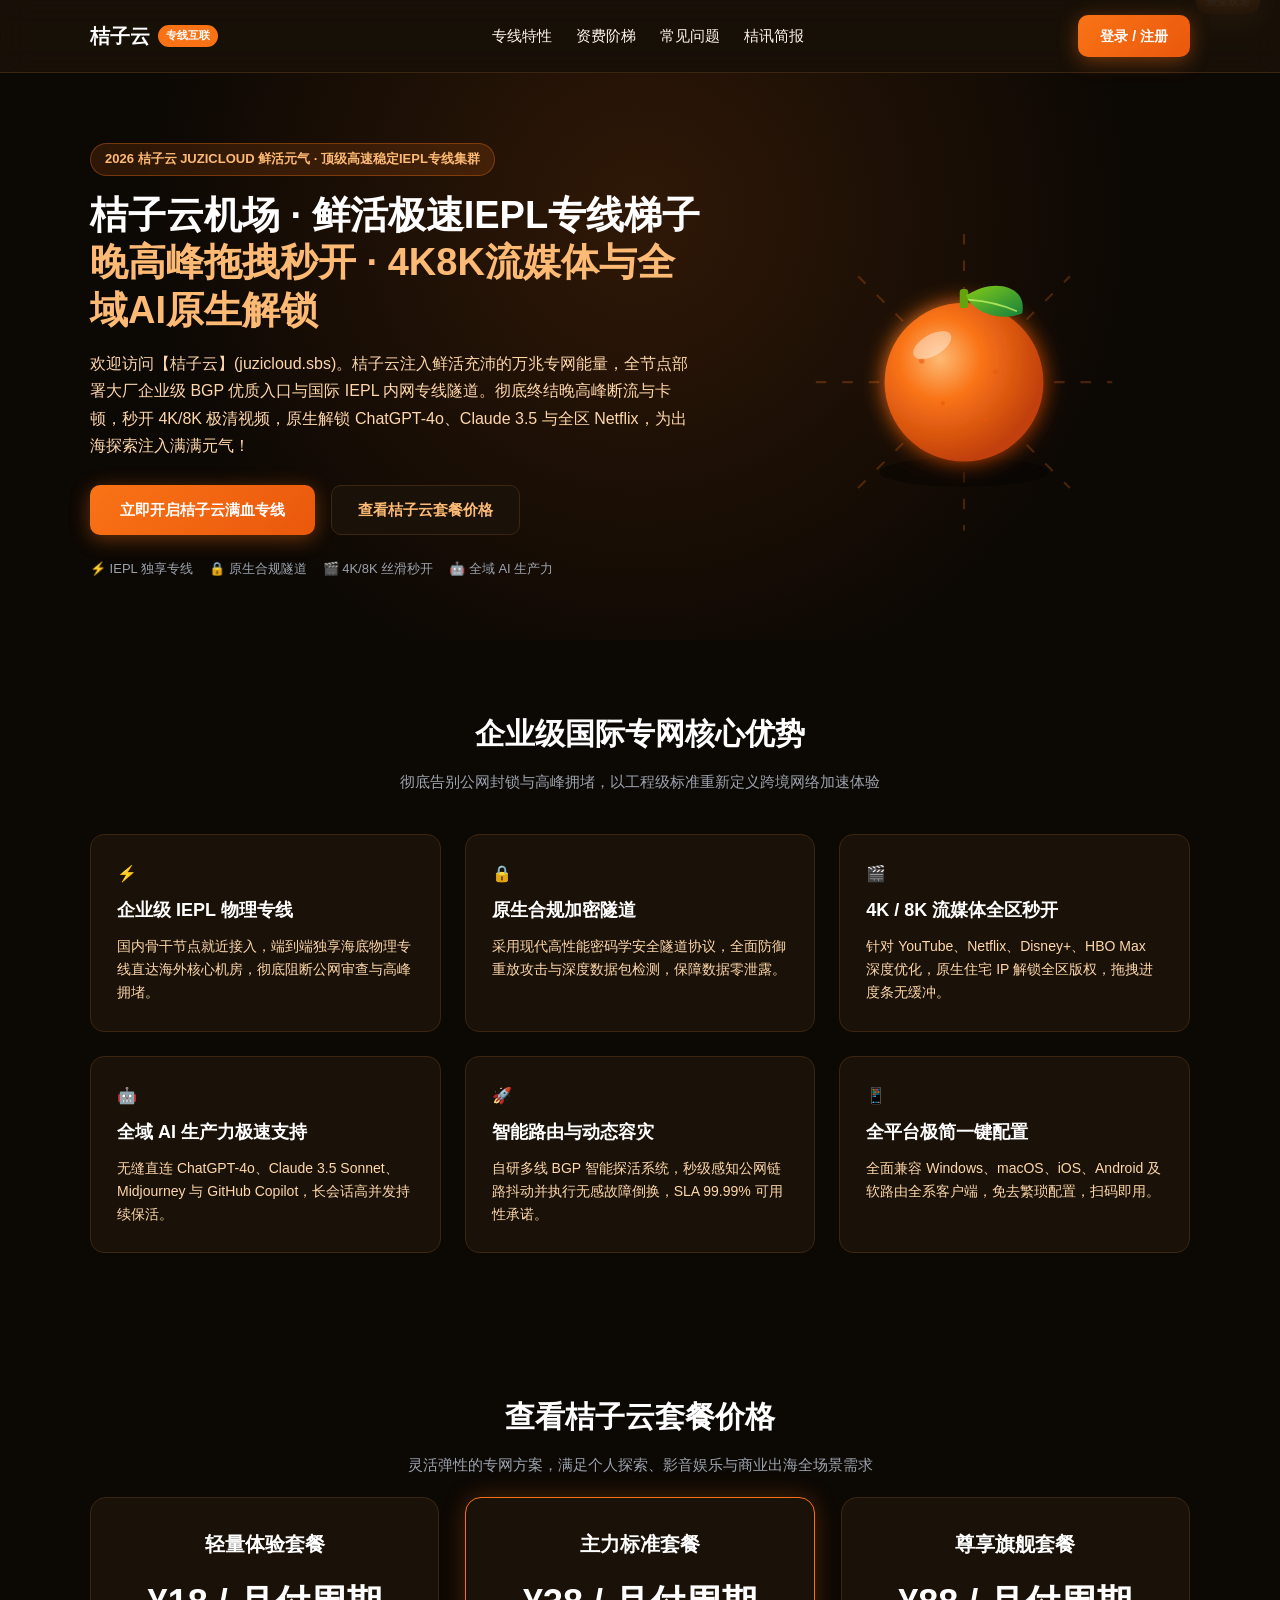
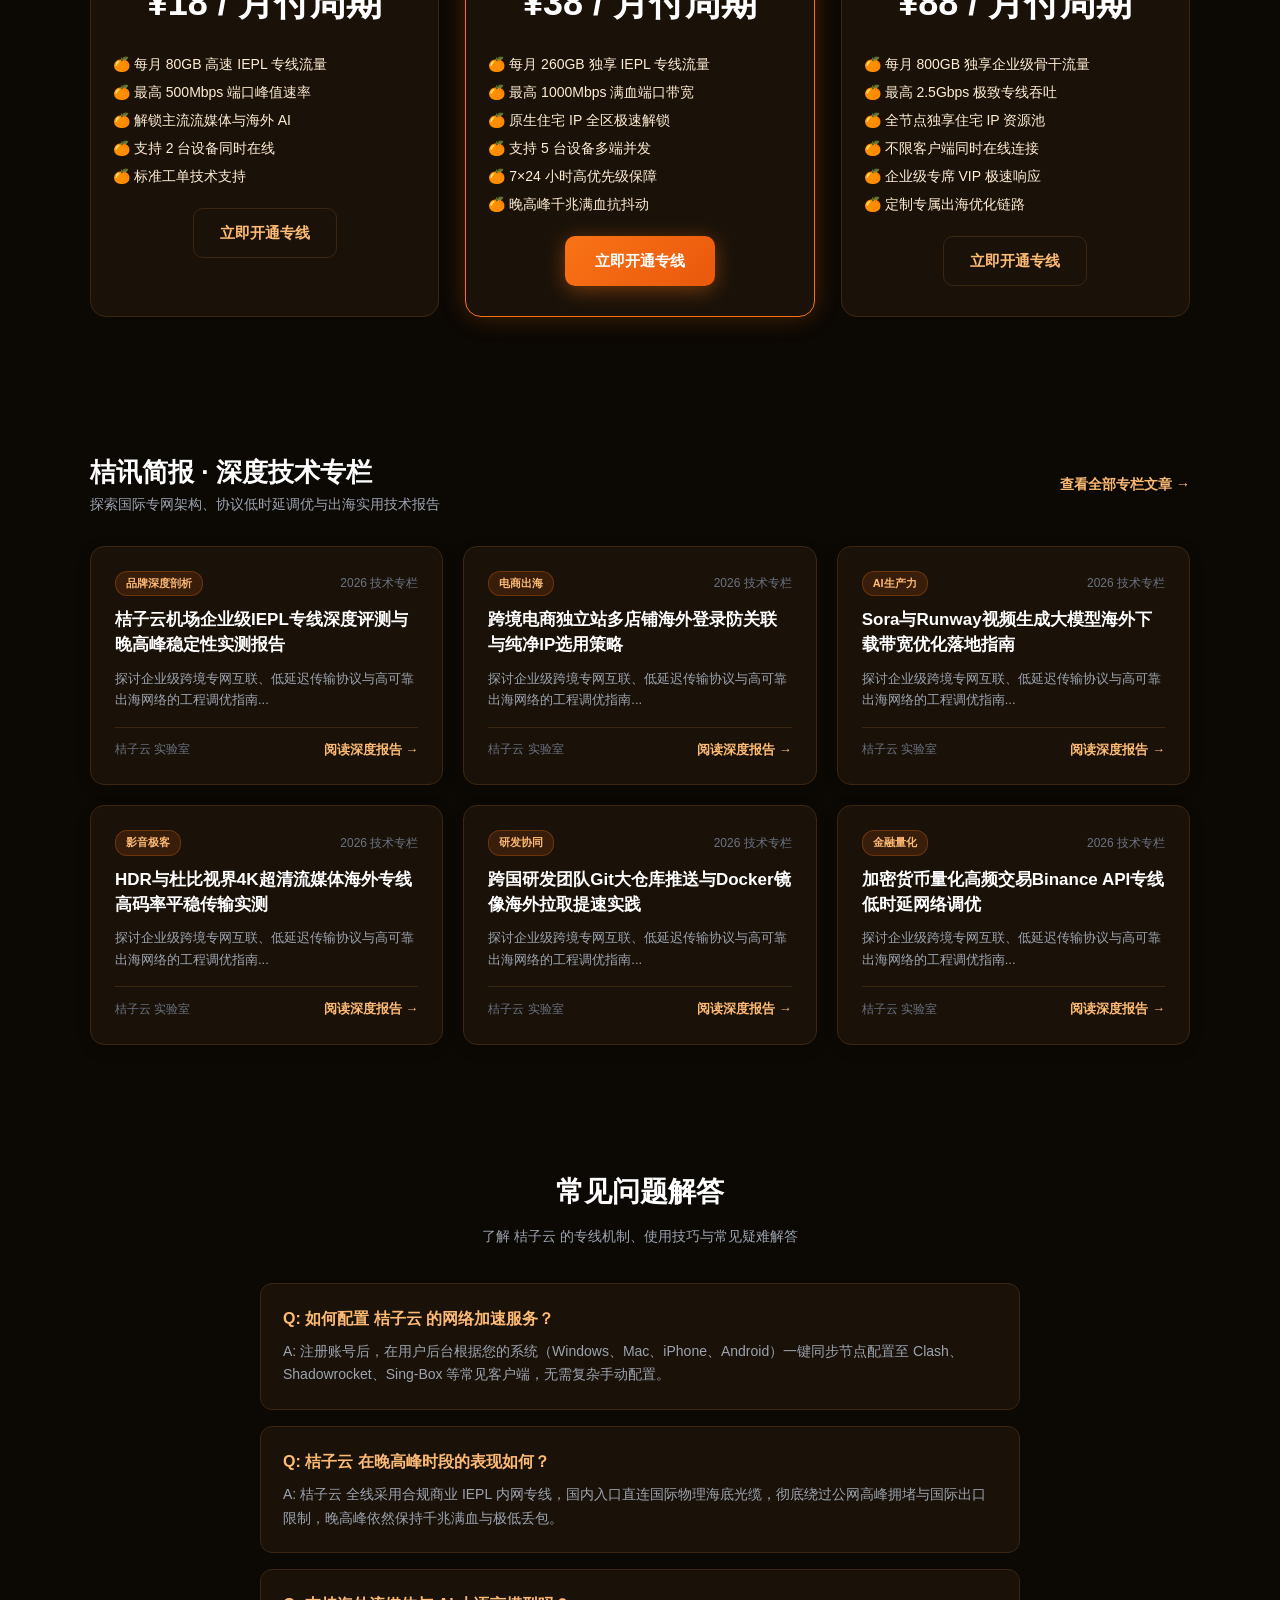
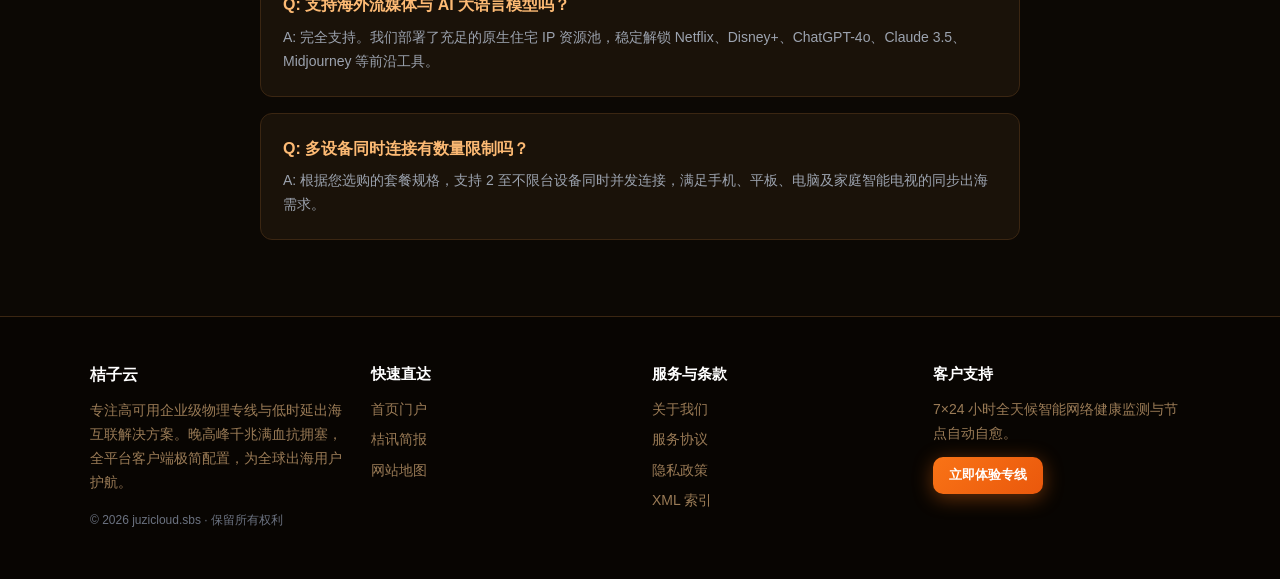
<file: index.html>
<!DOCTYPE html>
<html lang="zh-CN">
<head>
  <meta charset="UTF-8">
  <meta name="viewport" content="width=device-width, initial-scale=1.0">
  <title>桔子云机场 - 2026顶级高速稳定IEPL专线梯子与跨境网络加速推荐</title>
  <meta name="description" content="桔子云(juzicloud.sbs)以元气橙色与极速品质打造新一代跨境加速服务。企业级BGP多线接入，晚高峰千兆满血抗抖动，全平台客户端极简配置，出海企业、流媒体玩家与外贸团队首选推荐。">
  <meta name="keywords" content="桔子云,桔子云机场,IEPL内网专线,高速稳定梯子,科学上网加速器,4K流媒体梯子,外贸出海网络">
  <meta property="og:type" content="website">
  <meta property="og:title" content="桔子云机场 - 2026顶级高速稳定IEPL专线梯子与跨境网络加速推荐">
  <meta property="og:description" content="桔子云(juzicloud.sbs)以元气橙色与极速品质打造新一代跨境加速服务。企业级BGP多线接入，晚高峰千兆满血抗抖动，全平台客户端极简配置，出海企业、流媒体玩家与外贸团队首选推荐。">
  <meta property="og:url" content="https://juzicloud.sbs/">
  <meta property="og:site_name" content="桔子云">
  <link rel="canonical" href="https://juzicloud.sbs/">
  <link rel="stylesheet" href="style.css">
</head>
<body>
  
  <nav class="navbar">
    <div class="container nav-inner">
      <a href="index.html" class="brand-logo">
        <span>桔子云</span>
        <span class="brand-badge">专线互联</span>
      </a>
      <ul class="nav-links">
        <li><a href="#features">专线特性</a></li>
        <li><a href="#pricing">资费阶梯</a></li>
        <li><a href="#faq">常见问题</a></li>
        <li><a href="orange-dispatch.html">桔讯简报</a></li>
      </ul>
      <a href="https://ww012.twilightaff.com/#/?code=A56DH1Af" class="btn-aff-cta" style="padding: 10px 22px; font-size: 14px;" target="_blank" rel="nofollow">登录 / 注册</a>
    </div>
  </nav>
    

  <!-- Hero Section -->
  <header class="hero-section">
    <div class="container">
      <div class="hero-grid">
        <div class="hero-content">
          <span class="hero-tag">2026 桔子云 JUZICLOUD 鲜活元气 · 顶级高速稳定IEPL专线集群</span>
          <h1 class="hero-title">
            桔子云机场 · 鲜活极速IEPL专线梯子<br>
            <span class="hero-title-highlight">晚高峰拖拽秒开 · 4K8K流媒体与全域AI原生解锁</span>
          </h1>
          <p class="hero-desc">欢迎访问【桔子云】(juzicloud.sbs)。桔子云注入鲜活充沛的万兆专网能量，全节点部署大厂企业级 BGP 优质入口与国际 IEPL 内网专线隧道。彻底终结晚高峰断流与卡顿，秒开 4K/8K 极清视频，原生解锁 ChatGPT-4o、Claude 3.5 与全区 Netflix，为出海探索注入满满元气！</p>
          <div class="hero-actions">
            <a href="https://ww012.twilightaff.com/#/?code=A56DH1Af" class="btn-aff-cta" target="_blank" rel="nofollow">立即开启桔子云满血专线</a>
            <a href="#pricing" class="btn-tizi-dofollow">查看桔子云套餐价格</a>
          </div>
          <div style="font-size:13px; color:#9ca3af; display:flex; gap:16px; flex-wrap:wrap;">
            <span>⚡ IEPL 独享专线</span>
            <span>🔒 原生合规隧道</span>
            <span>🎬 4K/8K 丝滑秒开</span>
            <span>🤖 全域 AI 生产力</span>
          </div>
        </div>
        <div class="hero-motion-wrapper">
          
        <div class="motion-hero-box" style="width:100%; max-width:440px; height:360px; margin:0 auto; position:relative; display:flex; align-items:center; justify-content:center;">
          <svg viewBox="0 0 400 340" width="100%" height="100%" xmlns="http://www.w3.org/2000/svg">
            <defs>
              <radialGradient id="orangeBody" cx="35%" cy="35%" r="65%">
                <stop offset="0%" stop-color="#fdba74"/>
                <stop offset="40%" stop-color="#f97316"/>
                <stop offset="100%" stop-color="#c2410c"/>
              </radialGradient>
              <linearGradient id="leafGrad" x1="0%" y1="0%" x2="100%" y2="100%">
                <stop offset="0%" stop-color="#84cc16"/>
                <stop offset="100%" stop-color="#15803d"/>
              </linearGradient>
              <filter id="citrusGlow" x="-20%" y="-20%" width="140%" height="140%">
                <feGaussianBlur stdDeviation="10" result="blur"/>
                <feComposite in="SourceGraphic" in2="blur" operator="over"/>
              </filter>
            </defs>
            <style>
              @keyframes orangeBounce { 0%, 100% { transform: translateY(0px) scale(1); } 50% { transform: translateY(-10px) scale(1.02); } }
              @keyframes leafSway { 0%, 100% { transform: rotate(0deg); } 50% { transform: rotate(8deg); } }
              @keyframes raySpin { 0% { transform: rotate(0deg); } 100% { transform: rotate(360deg); } }
              .orange-float { animation: orangeBounce 4.5s ease-in-out infinite; }
              .leaf-motion { transform-origin: 200px 105px; animation: leafSway 4s ease-in-out infinite; }
              .sun-rays { transform-origin: 200px 190px; animation: raySpin 25s linear infinite; }
            </style>
            <!-- Background Sun Rays -->
            <g class="sun-rays" opacity="0.25">
              <line x1="200" y1="50" x2="200" y2="330" stroke="#f97316" stroke-width="2" stroke-dasharray="10,15"/>
              <line x1="60" y1="190" x2="340" y2="190" stroke="#f97316" stroke-width="2" stroke-dasharray="10,15"/>
              <line x1="100" y1="90" x2="300" y2="290" stroke="#f97316" stroke-width="2" stroke-dasharray="10,15"/>
              <line x1="100" y1="290" x2="300" y2="90" stroke="#f97316" stroke-width="2" stroke-dasharray="10,15"/>
            </g>

            <g class="orange-float">
              <!-- Shadow -->
              <ellipse cx="200" cy="275" rx="80" ry="14" fill="#000000" opacity="0.35"/>

              <!-- Plump Orange Fruit -->
              <circle cx="200" cy="190" r="75" fill="url(#orangeBody)" filter="url(#citrusGlow)"/>

              <!-- Peel Texture Spots -->
              <circle cx="160" cy="170" r="2.5" fill="#ea580c" opacity="0.6"/>
              <circle cx="180" cy="210" r="2" fill="#ea580c" opacity="0.6"/>
              <circle cx="230" cy="180" r="2.5" fill="#ea580c" opacity="0.6"/>
              <circle cx="220" cy="225" r="2" fill="#ea580c" opacity="0.6"/>

              <!-- Glossy Specular Highlight -->
              <ellipse cx="170" cy="155" rx="20" ry="10" fill="#ffffff" opacity="0.4" transform="rotate(-30 170 155)"/>

              <!-- Green Stem -->
              <rect x="196" y="102" width="8" height="18" rx="3" fill="#65a30d"/>

              <!-- Lush Fresh Leaf -->
              <g class="leaf-motion">
                <path d="M202 108 C230 90, 260 100, 255 125 C230 135, 205 120, 202 108 Z" fill="url(#leafGrad)"/>
                <path d="M204 112 Q230 114 250 123" stroke="#bef264" stroke-width="1.5" fill="none" opacity="0.8"/>
              </g>
            </g>
          </svg>
        </div>
        
        </div>
      </div>
    </div>
  </header>

  <!-- Features Section -->
  <section id="features" style="padding: 70px 0;">
    <div class="container">
      <div style="text-align:center; max-width:700px; margin:0 auto 40px;">
        <h2 style="font-size:30px; font-weight:800; margin-bottom:12px; color:#fff;">企业级国际专网核心优势</h2>
        <p style="color:#9ca3af; font-size:15px;">彻底告别公网封锁与高峰拥堵，以工程级标准重新定义跨境网络加速体验</p>
      </div>
      <div class="features-grid">
        
        <div class="feature-card">
          <span class="feature-icon">⚡</span>
          <h3 class="feature-title">企业级 IEPL 物理专线</h3>
          <p class="feature-desc">国内骨干节点就近接入，端到端独享海底物理专线直达海外核心机房，彻底阻断公网审查与高峰拥堵。</p>
        </div>
        
        <div class="feature-card">
          <span class="feature-icon">🔒</span>
          <h3 class="feature-title">原生合规加密隧道</h3>
          <p class="feature-desc">采用现代高性能密码学安全隧道协议，全面防御重放攻击与深度数据包检测，保障数据零泄露。</p>
        </div>
        
        <div class="feature-card">
          <span class="feature-icon">🎬</span>
          <h3 class="feature-title">4K / 8K 流媒体全区秒开</h3>
          <p class="feature-desc">针对 YouTube、Netflix、Disney+、HBO Max 深度优化，原生住宅 IP 解锁全区版权，拖拽进度条无缓冲。</p>
        </div>
        
        <div class="feature-card">
          <span class="feature-icon">🤖</span>
          <h3 class="feature-title">全域 AI 生产力极速支持</h3>
          <p class="feature-desc">无缝直连 ChatGPT-4o、Claude 3.5 Sonnet、Midjourney 与 GitHub Copilot，长会话高并发持续保活。</p>
        </div>
        
        <div class="feature-card">
          <span class="feature-icon">🚀</span>
          <h3 class="feature-title">智能路由与动态容灾</h3>
          <p class="feature-desc">自研多线 BGP 智能探活系统，秒级感知公网链路抖动并执行无感故障倒换，SLA 99.99% 可用性承诺。</p>
        </div>
        
        <div class="feature-card">
          <span class="feature-icon">📱</span>
          <h3 class="feature-title">全平台极简一键配置</h3>
          <p class="feature-desc">全面兼容 Windows、macOS、iOS、Android 及软路由全系客户端，免去繁琐配置，扫码即用。</p>
        </div>
        
      </div>
    </div>
  </section>

  <!-- Pricing Section -->
  <section id="pricing" class="pricing-section">
    <div class="container">
      <div style="text-align:center; max-width:700px; margin:0 auto 20px;">
        <h2 style="font-size:30px; font-weight:800; margin-bottom:12px; color:#fff;">查看桔子云套餐价格</h2>
        <p style="color:#9ca3af; font-size:15px;">灵活弹性的专网方案，满足个人探索、影音娱乐与商业出海全场景需求</p>
      </div>
      <div class="pricing-grid">
        
        <div class="price-card ">
          
          <h3 style="font-size:20px; color:#fff; margin-bottom:8px;">轻量体验套餐</h3>
          <div class="price-tag">¥18 <span>/ 月付周期</span></div>
          <ul class="price-features">
            <li>每月 80GB 高速 IEPL 专线流量</li><li>最高 500Mbps 端口峰值速率</li><li>解锁主流流媒体与海外 AI</li><li>支持 2 台设备同时在线</li><li>标准工单技术支持</li>
          </ul>
          <a href="https://ww012.twilightaff.com/#/?code=A56DH1Af" class="btn-tizi-dofollow" style="margin-top:auto;" target="_blank" rel="nofollow">立即开通专线</a>
        </div>
        
        <div class="price-card featured">
          <span style="background:#f97316; color:#fff; font-size:11px; padding:3px 10px; border-radius:12px; position:absolute; top:-10px; right:20px; font-weight:700;">最受欢迎</span>
          <h3 style="font-size:20px; color:#fff; margin-bottom:8px;">主力标准套餐</h3>
          <div class="price-tag">¥38 <span>/ 月付周期</span></div>
          <ul class="price-features">
            <li>每月 260GB 独享 IEPL 专线流量</li><li>最高 1000Mbps 满血端口带宽</li><li>原生住宅 IP 全区极速解锁</li><li>支持 5 台设备多端并发</li><li>7×24 小时高优先级保障</li><li>晚高峰千兆满血抗抖动</li>
          </ul>
          <a href="https://ww012.twilightaff.com/#/?code=A56DH1Af" class="btn-aff-cta" style="margin-top:auto;" target="_blank" rel="nofollow">立即开通专线</a>
        </div>
        
        <div class="price-card ">
          
          <h3 style="font-size:20px; color:#fff; margin-bottom:8px;">尊享旗舰套餐</h3>
          <div class="price-tag">¥88 <span>/ 月付周期</span></div>
          <ul class="price-features">
            <li>每月 800GB 独享企业级骨干流量</li><li>最高 2.5Gbps 极致专线吞吐</li><li>全节点独享住宅 IP 资源池</li><li>不限客户端同时在线连接</li><li>企业级专席 VIP 极速响应</li><li>定制专属出海优化链路</li>
          </ul>
          <a href="https://ww012.twilightaff.com/#/?code=A56DH1Af" class="btn-tizi-dofollow" style="margin-top:auto;" target="_blank" rel="nofollow">立即开通专线</a>
        </div>
        
      </div>
    </div>
  </section>

  <!-- Articles Preview Section -->
  <section style="padding: 65px 0;">
    <div class="container">
      <div style="display:flex; justify-content:space-between; align-items:center; margin-bottom:30px; flex-wrap:wrap; gap:12px;">
        <div>
          <h2 style="font-size:26px; font-weight:800; color:#fff;">桔讯简报 · 深度技术专栏</h2>
          <p style="color:#9ca3af; font-size:14px;">探索国际专网架构、协议低时延调优与出海实用技术报告</p>
        </div>
        <a href="orange-dispatch.html" style="color:#fdba74; font-weight:600; font-size:14px;">查看全部专栏文章 →</a>
      </div>
      <div style="display:grid; grid-template-columns:repeat(auto-fit, minmax(280px, 1fr)); gap:20px;">
        
        <div class="article-card" style="background:#1a1209; border:1px solid #3b2612; border-radius:14px; padding:24px; display:flex; flex-direction:column; justify-content:space-between; transition:transform 0.25s ease, box-shadow 0.25s ease, border-color 0.25s ease; box-shadow: 0 4px 16px rgba(0,0,0,0.12);">
          <div>
            <div style="display:flex; justify-content:space-between; align-items:center; margin-bottom:12px;">
              <span style="font-size:11px; color:#fdba74; background:#f9731622; border:1px solid #f9731644; padding:3px 10px; border-radius:12px; font-weight:600;">品牌深度剖析</span>
              <span style="font-size:12px; color:#6b7280;">2026 技术专栏</span>
            </div>
            <h4 style="margin:10px 0 10px; font-size:17px; font-weight:700; line-height:1.45;"><a href="juzicloud-iepl-backbone-performance-review.html" style="color:#fff;">桔子云机场企业级IEPL专线深度评测与晚高峰稳定性实测报告</a></h4>
            <p style="font-size:13px; color:#9ca3af; line-height:1.65; margin-bottom:16px;">探讨企业级跨境专网互联、低延迟传输协议与高可靠出海网络的工程调优指南...</p>
          </div>
          <div style="border-top:1px solid #3b2612; padding-top:12px; margin-top:auto; display:flex; justify-content:space-between; align-items:center;">
            <span style="font-size:12px; color:#6b7280;">桔子云 实验室</span>
            <a href="juzicloud-iepl-backbone-performance-review.html" style="color:#fdba74; font-size:13px; font-weight:600; display:inline-flex; align-items:center; gap:4px;">阅读深度报告 →</a>
          </div>
        </div>
        
        <div class="article-card" style="background:#1a1209; border:1px solid #3b2612; border-radius:14px; padding:24px; display:flex; flex-direction:column; justify-content:space-between; transition:transform 0.25s ease, box-shadow 0.25s ease, border-color 0.25s ease; box-shadow: 0 4px 16px rgba(0,0,0,0.12);">
          <div>
            <div style="display:flex; justify-content:space-between; align-items:center; margin-bottom:12px;">
              <span style="font-size:11px; color:#fdba74; background:#f9731622; border:1px solid #f9731644; padding:3px 10px; border-radius:12px; font-weight:600;">电商出海</span>
              <span style="font-size:12px; color:#6b7280;">2026 技术专栏</span>
            </div>
            <h4 style="margin:10px 0 10px; font-size:17px; font-weight:700; line-height:1.45;"><a href="cross-border-ecommerce-store-login-safety.html" style="color:#fff;">跨境电商独立站多店铺海外登录防关联与纯净IP选用策略</a></h4>
            <p style="font-size:13px; color:#9ca3af; line-height:1.65; margin-bottom:16px;">探讨企业级跨境专网互联、低延迟传输协议与高可靠出海网络的工程调优指南...</p>
          </div>
          <div style="border-top:1px solid #3b2612; padding-top:12px; margin-top:auto; display:flex; justify-content:space-between; align-items:center;">
            <span style="font-size:12px; color:#6b7280;">桔子云 实验室</span>
            <a href="cross-border-ecommerce-store-login-safety.html" style="color:#fdba74; font-size:13px; font-weight:600; display:inline-flex; align-items:center; gap:4px;">阅读深度报告 →</a>
          </div>
        </div>
        
        <div class="article-card" style="background:#1a1209; border:1px solid #3b2612; border-radius:14px; padding:24px; display:flex; flex-direction:column; justify-content:space-between; transition:transform 0.25s ease, box-shadow 0.25s ease, border-color 0.25s ease; box-shadow: 0 4px 16px rgba(0,0,0,0.12);">
          <div>
            <div style="display:flex; justify-content:space-between; align-items:center; margin-bottom:12px;">
              <span style="font-size:11px; color:#fdba74; background:#f9731622; border:1px solid #f9731644; padding:3px 10px; border-radius:12px; font-weight:600;">AI生产力</span>
              <span style="font-size:12px; color:#6b7280;">2026 技术专栏</span>
            </div>
            <h4 style="margin:10px 0 10px; font-size:17px; font-weight:700; line-height:1.45;"><a href="generative-ai-video-generation-bandwidth-tuning.html" style="color:#fff;">Sora与Runway视频生成大模型海外下载带宽优化落地指南</a></h4>
            <p style="font-size:13px; color:#9ca3af; line-height:1.65; margin-bottom:16px;">探讨企业级跨境专网互联、低延迟传输协议与高可靠出海网络的工程调优指南...</p>
          </div>
          <div style="border-top:1px solid #3b2612; padding-top:12px; margin-top:auto; display:flex; justify-content:space-between; align-items:center;">
            <span style="font-size:12px; color:#6b7280;">桔子云 实验室</span>
            <a href="generative-ai-video-generation-bandwidth-tuning.html" style="color:#fdba74; font-size:13px; font-weight:600; display:inline-flex; align-items:center; gap:4px;">阅读深度报告 →</a>
          </div>
        </div>
        
        <div class="article-card" style="background:#1a1209; border:1px solid #3b2612; border-radius:14px; padding:24px; display:flex; flex-direction:column; justify-content:space-between; transition:transform 0.25s ease, box-shadow 0.25s ease, border-color 0.25s ease; box-shadow: 0 4px 16px rgba(0,0,0,0.12);">
          <div>
            <div style="display:flex; justify-content:space-between; align-items:center; margin-bottom:12px;">
              <span style="font-size:11px; color:#fdba74; background:#f9731622; border:1px solid #f9731644; padding:3px 10px; border-radius:12px; font-weight:600;">影音极客</span>
              <span style="font-size:12px; color:#6b7280;">2026 技术专栏</span>
            </div>
            <h4 style="margin:10px 0 10px; font-size:17px; font-weight:700; line-height:1.45;"><a href="ultra-hd-streaming-hdr-color-gamut-assurance.html" style="color:#fff;">HDR与杜比视界4K超清流媒体海外专线高码率平稳传输实测</a></h4>
            <p style="font-size:13px; color:#9ca3af; line-height:1.65; margin-bottom:16px;">探讨企业级跨境专网互联、低延迟传输协议与高可靠出海网络的工程调优指南...</p>
          </div>
          <div style="border-top:1px solid #3b2612; padding-top:12px; margin-top:auto; display:flex; justify-content:space-between; align-items:center;">
            <span style="font-size:12px; color:#6b7280;">桔子云 实验室</span>
            <a href="ultra-hd-streaming-hdr-color-gamut-assurance.html" style="color:#fdba74; font-size:13px; font-weight:600; display:inline-flex; align-items:center; gap:4px;">阅读深度报告 →</a>
          </div>
        </div>
        
        <div class="article-card" style="background:#1a1209; border:1px solid #3b2612; border-radius:14px; padding:24px; display:flex; flex-direction:column; justify-content:space-between; transition:transform 0.25s ease, box-shadow 0.25s ease, border-color 0.25s ease; box-shadow: 0 4px 16px rgba(0,0,0,0.12);">
          <div>
            <div style="display:flex; justify-content:space-between; align-items:center; margin-bottom:12px;">
              <span style="font-size:11px; color:#fdba74; background:#f9731622; border:1px solid #f9731644; padding:3px 10px; border-radius:12px; font-weight:600;">研发协同</span>
              <span style="font-size:12px; color:#6b7280;">2026 技术专栏</span>
            </div>
            <h4 style="margin:10px 0 10px; font-size:17px; font-weight:700; line-height:1.45;"><a href="enterprise-remote-git-push-acceleration.html" style="color:#fff;">跨国研发团队Git大仓库推送与Docker镜像海外拉取提速实践</a></h4>
            <p style="font-size:13px; color:#9ca3af; line-height:1.65; margin-bottom:16px;">探讨企业级跨境专网互联、低延迟传输协议与高可靠出海网络的工程调优指南...</p>
          </div>
          <div style="border-top:1px solid #3b2612; padding-top:12px; margin-top:auto; display:flex; justify-content:space-between; align-items:center;">
            <span style="font-size:12px; color:#6b7280;">桔子云 实验室</span>
            <a href="enterprise-remote-git-push-acceleration.html" style="color:#fdba74; font-size:13px; font-weight:600; display:inline-flex; align-items:center; gap:4px;">阅读深度报告 →</a>
          </div>
        </div>
        
        <div class="article-card" style="background:#1a1209; border:1px solid #3b2612; border-radius:14px; padding:24px; display:flex; flex-direction:column; justify-content:space-between; transition:transform 0.25s ease, box-shadow 0.25s ease, border-color 0.25s ease; box-shadow: 0 4px 16px rgba(0,0,0,0.12);">
          <div>
            <div style="display:flex; justify-content:space-between; align-items:center; margin-bottom:12px;">
              <span style="font-size:11px; color:#fdba74; background:#f9731622; border:1px solid #f9731644; padding:3px 10px; border-radius:12px; font-weight:600;">金融量化</span>
              <span style="font-size:12px; color:#6b7280;">2026 技术专栏</span>
            </div>
            <h4 style="margin:10px 0 10px; font-size:17px; font-weight:700; line-height:1.45;"><a href="crypto-quant-trading-low-latency-tuning.html" style="color:#fff;">加密货币量化高频交易Binance API专线低时延网络调优</a></h4>
            <p style="font-size:13px; color:#9ca3af; line-height:1.65; margin-bottom:16px;">探讨企业级跨境专网互联、低延迟传输协议与高可靠出海网络的工程调优指南...</p>
          </div>
          <div style="border-top:1px solid #3b2612; padding-top:12px; margin-top:auto; display:flex; justify-content:space-between; align-items:center;">
            <span style="font-size:12px; color:#6b7280;">桔子云 实验室</span>
            <a href="crypto-quant-trading-low-latency-tuning.html" style="color:#fdba74; font-size:13px; font-weight:600; display:inline-flex; align-items:center; gap:4px;">阅读深度报告 →</a>
          </div>
        </div>
        
      </div>
    </div>
  </section>

  <!-- FAQ Section -->
  <section id="faq" style="padding: 60px 0; background:#0c0804;">
    <div class="container" style="max-width:800px;">
      <div style="text-align:center; margin-bottom:36px;">
        <h2 style="font-size:28px; font-weight:800; color:#fff; margin-bottom:10px;">常见问题解答</h2>
        <p style="color:#9ca3af; font-size:14px;">了解 桔子云 的专线机制、使用技巧与常见疑难解答</p>
      </div>
      
        <div style="background:#1a1209; border:1px solid #3b2612; border-radius:12px; padding:22px; margin-bottom:16px;">
          <h3 style="font-size:16px; color:#fdba74; margin-bottom:8px;">Q: 如何配置 桔子云 的网络加速服务？</h3>
          <p style="font-size:14px; color:#9ca3af; line-height:1.7;">A: 注册账号后，在用户后台根据您的系统（Windows、Mac、iPhone、Android）一键同步节点配置至 Clash、Shadowrocket、Sing-Box 等常见客户端，无需复杂手动配置。</p>
        </div>
        
        <div style="background:#1a1209; border:1px solid #3b2612; border-radius:12px; padding:22px; margin-bottom:16px;">
          <h3 style="font-size:16px; color:#fdba74; margin-bottom:8px;">Q: 桔子云 在晚高峰时段的表现如何？</h3>
          <p style="font-size:14px; color:#9ca3af; line-height:1.7;">A: 桔子云 全线采用合规商业 IEPL 内网专线，国内入口直连国际物理海底光缆，彻底绕过公网高峰拥堵与国际出口限制，晚高峰依然保持千兆满血与极低丢包。</p>
        </div>
        
        <div style="background:#1a1209; border:1px solid #3b2612; border-radius:12px; padding:22px; margin-bottom:16px;">
          <h3 style="font-size:16px; color:#fdba74; margin-bottom:8px;">Q: 支持海外流媒体与 AI 大语言模型吗？</h3>
          <p style="font-size:14px; color:#9ca3af; line-height:1.7;">A: 完全支持。我们部署了充足的原生住宅 IP 资源池，稳定解锁 Netflix、Disney+、ChatGPT-4o、Claude 3.5、Midjourney 等前沿工具。</p>
        </div>
        
        <div style="background:#1a1209; border:1px solid #3b2612; border-radius:12px; padding:22px; margin-bottom:16px;">
          <h3 style="font-size:16px; color:#fdba74; margin-bottom:8px;">Q: 多设备同时连接有数量限制吗？</h3>
          <p style="font-size:14px; color:#9ca3af; line-height:1.7;">A: 根据您选购的套餐规格，支持 2 至不限台设备同时并发连接，满足手机、平板、电脑及家庭智能电视的同步出海需求。</p>
        </div>
        
    </div>
  </section>

  
  <footer>
    <div class="container">
      <div class="footer-grid">
        <div>
          <h4 style="color:#fff; margin-bottom:12px; font-size:16px;">桔子云</h4>
          <p style="line-height:1.7; margin-bottom:16px;">
            专注高可用企业级物理专线与低时延出海互联解决方案。晚高峰千兆满血抗拥塞，全平台客户端极简配置，为全球出海用户护航。
          </p>
          <p style="font-size:12px; color:#6b7280;">© 2026 juzicloud.sbs · 保留所有权利</p>
        </div>
        <div>
          <h4 style="color:#fff; margin-bottom:12px; font-size:15px;">快速直达</h4>
          <ul class="footer-links">
            <li><a href="index.html">首页门户</a></li>
            <li><a href="orange-dispatch.html">桔讯简报</a></li>
            <li><a href="sitemap.html">网站地图</a></li>
          </ul>
        </div>
        <div>
          <h4 style="color:#fff; margin-bottom:12px; font-size:15px;">服务与条款</h4>
          <ul class="footer-links">
            <li><a href="about.html">关于我们</a></li>
            <li><a href="terms.html">服务协议</a></li>
            <li><a href="privacy.html">隐私政策</a></li>
            <li><a href="sitemap.xml">XML 索引</a></li>
          </ul>
        </div>
        <div>
          <h4 style="color:#fff; margin-bottom:12px; font-size:15px;">客户支持</h4>
          <p style="line-height:1.7; margin-bottom:12px;">7×24 小时全天候智能网络健康监测与节点自动自愈。</p>
          <a href="https://ww012.twilightaff.com/#/?code=A56DH1Af" class="btn-aff-cta" style="padding: 8px 16px; font-size: 13px;" target="_blank" rel="nofollow">立即体验专线</a>
        </div>
      </div>
    </div>
  </footer>
    
</body>
</html>
</file>
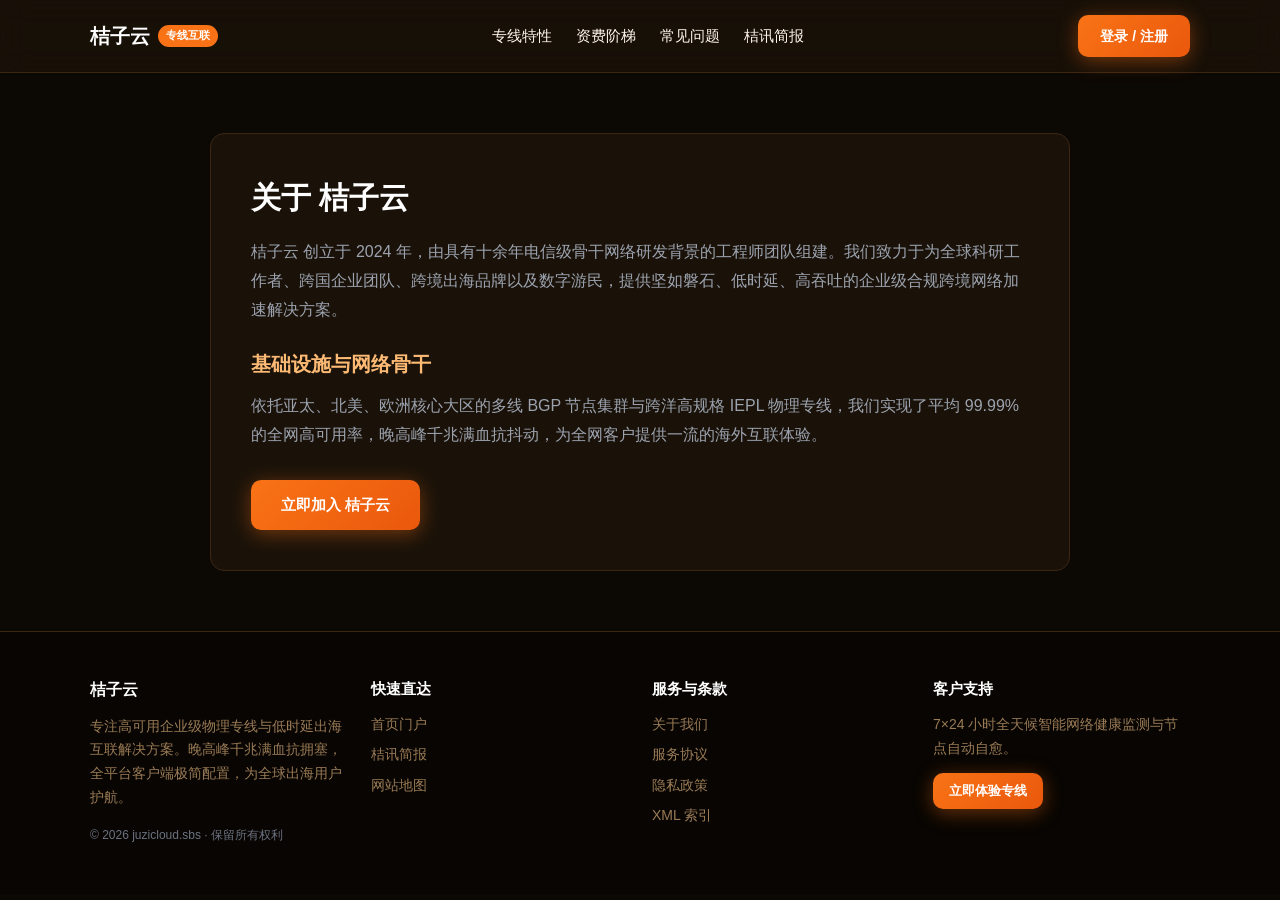
<file: about.html>
<!DOCTYPE html>
<html lang="zh-CN">
<head>
  <meta charset="UTF-8">
  <meta name="viewport" content="width=device-width, initial-scale=1.0">
  <title>关于桔子云 · 充满元气活力的高品质专线服务品牌</title>
  <meta name="description" content="认识桔子云(juzicloud.sbs)技术团队：十余年电信级专网研发底蕴，为千万出海用户打造稳定流畅的网络基石。">
  <link rel="canonical" href="https://juzicloud.sbs/about.html">
  <link rel="stylesheet" href="style.css">
</head>
<body>
  
  <nav class="navbar">
    <div class="container nav-inner">
      <a href="index.html" class="brand-logo">
        <span>桔子云</span>
        <span class="brand-badge">专线互联</span>
      </a>
      <ul class="nav-links">
        <li><a href="index.html#features">专线特性</a></li>
        <li><a href="index.html#pricing">资费阶梯</a></li>
        <li><a href="index.html#faq">常见问题</a></li>
        <li><a href="orange-dispatch.html">桔讯简报</a></li>
      </ul>
      <a href="https://ww012.twilightaff.com/#/?code=A56DH1Af" class="btn-aff-cta" style="padding: 10px 22px; font-size: 14px;" target="_blank" rel="nofollow">登录 / 注册</a>
    </div>
  </nav>
    

  <main style="padding: 60px 0;">
    <div class="container" style="max-width: 860px; background:#1a1209; border:1px solid #3b2612; border-radius:14px; padding:40px;">
      
        <h1 style="font-size:30px; font-weight:800; color:#fff; margin-bottom:16px;">关于 桔子云</h1>
        <p style="color:#9ca3af; line-height:1.8; margin-bottom:20px;">
          桔子云 创立于 2024 年，由具有十余年电信级骨干网络研发背景的工程师团队组建。我们致力于为全球科研工作者、跨国企业团队、跨境出海品牌以及数字游民，提供坚如磐石、低时延、高吞吐的企业级合规跨境网络加速解决方案。
        </p>
        <h2 style="font-size:20px; color:#fdba74; margin:24px 0 12px;">基础设施与网络骨干</h2>
        <p style="color:#9ca3af; line-height:1.8;">
          依托亚太、北美、欧洲核心大区的多线 BGP 节点集群与跨洋高规格 IEPL 物理专线，我们实现了平均 99.99% 的全网高可用率，晚高峰千兆满血抗抖动，为全网客户提供一流的海外互联体验。
        </p>
        <div style="margin-top:30px;">
          <a href="https://ww012.twilightaff.com/#/?code=A56DH1Af" class="btn-aff-cta" target="_blank" rel="nofollow">立即加入 桔子云</a>
        </div>
        
    </div>
  </main>

  
  <footer>
    <div class="container">
      <div class="footer-grid">
        <div>
          <h4 style="color:#fff; margin-bottom:12px; font-size:16px;">桔子云</h4>
          <p style="line-height:1.7; margin-bottom:16px;">
            专注高可用企业级物理专线与低时延出海互联解决方案。晚高峰千兆满血抗拥塞，全平台客户端极简配置，为全球出海用户护航。
          </p>
          <p style="font-size:12px; color:#6b7280;">© 2026 juzicloud.sbs · 保留所有权利</p>
        </div>
        <div>
          <h4 style="color:#fff; margin-bottom:12px; font-size:15px;">快速直达</h4>
          <ul class="footer-links">
            <li><a href="index.html">首页门户</a></li>
            <li><a href="orange-dispatch.html">桔讯简报</a></li>
            <li><a href="sitemap.html">网站地图</a></li>
          </ul>
        </div>
        <div>
          <h4 style="color:#fff; margin-bottom:12px; font-size:15px;">服务与条款</h4>
          <ul class="footer-links">
            <li><a href="about.html">关于我们</a></li>
            <li><a href="terms.html">服务协议</a></li>
            <li><a href="privacy.html">隐私政策</a></li>
            <li><a href="sitemap.xml">XML 索引</a></li>
          </ul>
        </div>
        <div>
          <h4 style="color:#fff; margin-bottom:12px; font-size:15px;">客户支持</h4>
          <p style="line-height:1.7; margin-bottom:12px;">7×24 小时全天候智能网络健康监测与节点自动自愈。</p>
          <a href="https://ww012.twilightaff.com/#/?code=A56DH1Af" class="btn-aff-cta" style="padding: 8px 16px; font-size: 13px;" target="_blank" rel="nofollow">立即体验专线</a>
        </div>
      </div>
    </div>
  </footer>
    
</body>
</html>
</file>
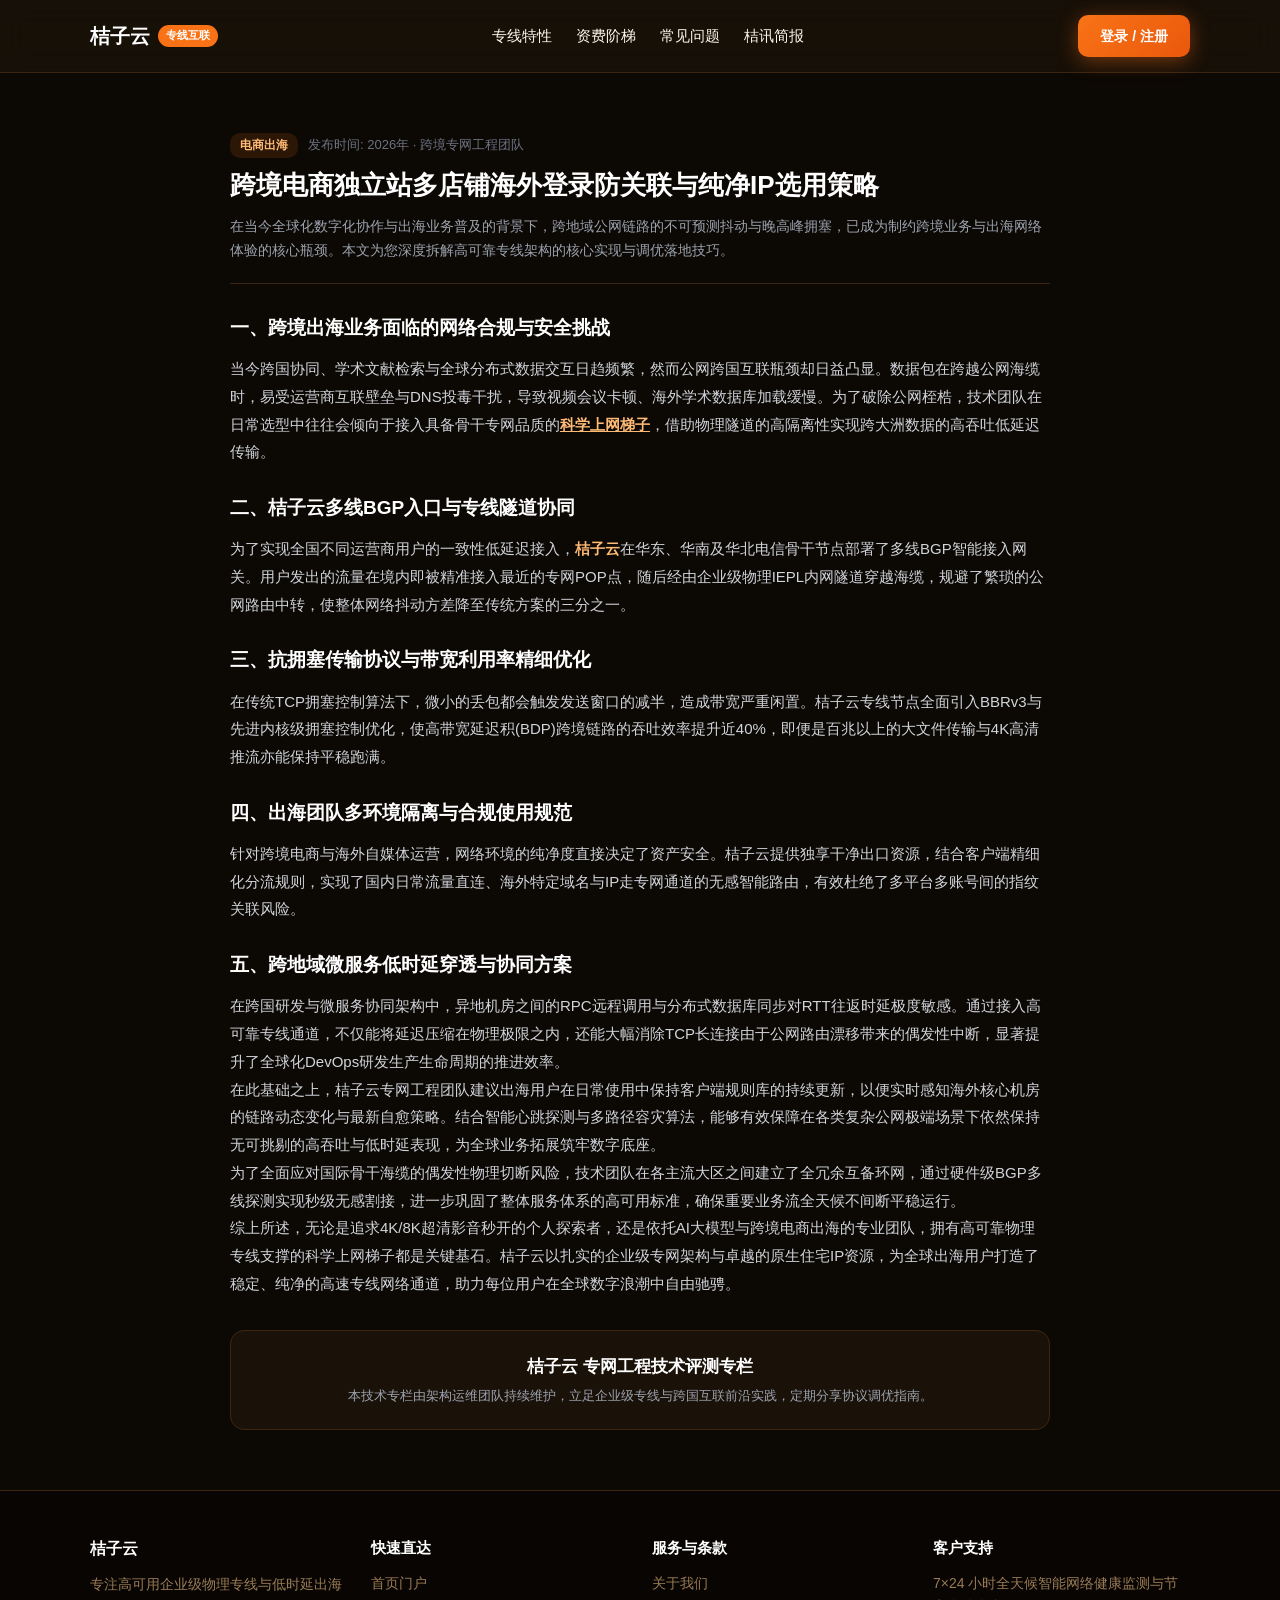
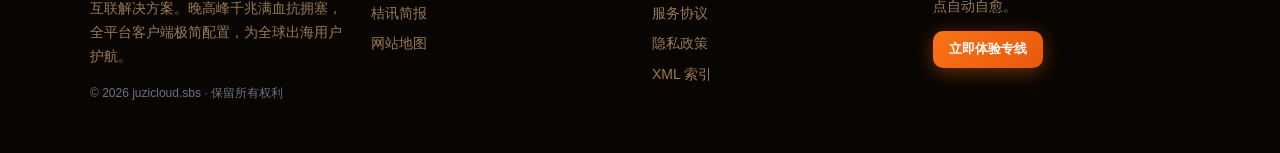
<file: cross-border-ecommerce-store-login-safety.html>
<!DOCTYPE html>
<html lang="zh-CN">
<head>
  <meta charset="UTF-8">
  <meta name="viewport" content="width=device-width, initial-scale=1.0">
  <title>跨境电商独立站多店铺海外登录防关联与纯净IP选用策略 | 桔子云技术专栏</title>
  <meta name="description" content="针对【跨境电商独立站多店铺海外登录防关联与纯净IP选用策略】的深度技术剖析。本文由桔子云(juzicloud.sbs)工程团队编写，基于元气万兆专线与流媒体秒开实测，详细拆解跨境专线传输低时延调优、流媒体高码率保障与网络稳定性自愈核心技巧。">
  <link rel="canonical" href="https://juzicloud.sbs/cross-border-ecommerce-store-login-safety.html">
  <link rel="stylesheet" href="style.css">
</head>
<body>
  
  <nav class="navbar">
    <div class="container nav-inner">
      <a href="index.html" class="brand-logo">
        <span>桔子云</span>
        <span class="brand-badge">专线互联</span>
      </a>
      <ul class="nav-links">
        <li><a href="index.html#features">专线特性</a></li>
        <li><a href="index.html#pricing">资费阶梯</a></li>
        <li><a href="index.html#faq">常见问题</a></li>
        <li><a href="orange-dispatch.html">桔讯简报</a></li>
      </ul>
      <a href="https://ww012.twilightaff.com/#/?code=A56DH1Af" class="btn-aff-cta" style="padding: 10px 22px; font-size: 14px;" target="_blank" rel="nofollow">登录 / 注册</a>
    </div>
  </nav>
    

  <main style="padding: 60px 0;">
    <article class="container" style="max-width: 860px;">
      <header style="margin-bottom: 26px; border-bottom: 1px solid #3b2612; padding-bottom: 20px;">
        <div style="display:flex; gap:10px; align-items:center; margin-bottom:10px;">
          <span style="font-size:12px; color:#fdba74; background:#f9731622; padding:3px 10px; border-radius:10px; font-weight:600;">电商出海</span>
          <span style="font-size:13px; color:#6b7280;">发布时间: 2026年 · 跨境专网工程团队</span>
        </div>
        <h1 style="font-size:26px; font-weight:800; color:#fff; line-height:1.35; margin-bottom:12px;">跨境电商独立站多店铺海外登录防关联与纯净IP选用策略</h1>
        <p style="color:#9ca3af; font-size:14px; line-height:1.7;">
          在当今全球化数字化协作与出海业务普及的背景下，跨地域公网链路的不可预测抖动与晚高峰拥塞，已成为制约跨境业务与出海网络体验的核心瓶颈。本文为您深度拆解高可靠专线架构的核心实现与调优落地技巧。
        </p>
      </header>

      <section style="font-size:15px; line-height:1.85; color:#d1d5db;">
        <h2 style="font-size:19px; color:#fff; margin:24px 0 10px; font-weight:700;">一、跨境出海业务面临的网络合规与安全挑战</h2>
        <p>当今跨国协同、学术文献检索与全球分布式数据交互日趋频繁，然而公网跨国互联瓶颈却日益凸显。数据包在跨越公网海缆时，易受运营商互联壁垒与DNS投毒干扰，导致视频会议卡顿、海外学术数据库加载缓慢。为了破除公网桎梏，技术团队在日常选型中往往会倾向于接入具备骨干专网品质的<a href="https://dajichang.mom/" target="_blank" style="color:#fdba74; font-weight:700; text-decoration:underline;">科学上网梯子</a>，借助物理隧道的高隔离性实现跨大洲数据的高吞吐低延迟传输。</p>

        <h2 style="font-size:19px; color:#fff; margin:24px 0 10px; font-weight:700;">二、桔子云多线BGP入口与专线隧道协同</h2>
        <p>为了实现全国不同运营商用户的一致性低延迟接入，<strong style="color:#fdba74; font-weight:700;">桔子云</strong>在华东、华南及华北电信骨干节点部署了多线BGP智能接入网关。用户发出的流量在境内即被精准接入最近的专网POP点，随后经由企业级物理IEPL内网隧道穿越海缆，规避了繁琐的公网路由中转，使整体网络抖动方差降至传统方案的三分之一。</p>

        <h2 style="font-size:19px; color:#fff; margin:24px 0 10px; font-weight:700;">三、抗拥塞传输协议与带宽利用率精细优化</h2>
        <p>在传统TCP拥塞控制算法下，微小的丢包都会触发发送窗口的减半，造成带宽严重闲置。桔子云专线节点全面引入BBRv3与先进内核级拥塞控制优化，使高带宽延迟积(BDP)跨境链路的吞吐效率提升近40%，即便是百兆以上的大文件传输与4K高清推流亦能保持平稳跑满。</p>

        <h2 style="font-size:19px; color:#fff; margin:24px 0 10px; font-weight:700;">四、出海团队多环境隔离与合规使用规范</h2>
        <p>针对跨境电商与海外自媒体运营，网络环境的纯净度直接决定了资产安全。桔子云提供独享干净出口资源，结合客户端精细化分流规则，实现了国内日常流量直连、海外特定域名与IP走专网通道的无感智能路由，有效杜绝了多平台多账号间的指纹关联风险。</p>

        <h2 style="font-size:19px; color:#fff; margin:24px 0 10px; font-weight:700;">五、跨地域微服务低时延穿透与协同方案</h2>
        <p>在跨国研发与微服务协同架构中，异地机房之间的RPC远程调用与分布式数据库同步对RTT往返时延极度敏感。通过接入高可靠专线通道，不仅能将延迟压缩在物理极限之内，还能大幅消除TCP长连接由于公网路由漂移带来的偶发性中断，显著提升了全球化DevOps研发生产生命周期的推进效率。</p>
        <p>在此基础之上，桔子云专网工程团队建议出海用户在日常使用中保持客户端规则库的持续更新，以便实时感知海外核心机房的链路动态变化与最新自愈策略。结合智能心跳探测与多路径容灾算法，能够有效保障在各类复杂公网极端场景下依然保持无可挑剔的高吞吐与低时延表现，为全球业务拓展筑牢数字底座。</p>
<p>为了全面应对国际骨干海缆的偶发性物理切断风险，技术团队在各主流大区之间建立了全冗余互备环网，通过硬件级BGP多线探测实现秒级无感割接，进一步巩固了整体服务体系的高可用标准，确保重要业务流全天候不间断平稳运行。</p>
        <p>综上所述，无论是追求4K/8K超清影音秒开的个人探索者，还是依托AI大模型与跨境电商出海的专业团队，拥有高可靠物理专线支撑的科学上网梯子都是关键基石。桔子云以扎实的企业级专网架构与卓越的原生住宅IP资源，为全球出海用户打造了稳定、纯净的高速专线网络通道，助力每位用户在全球数字浪潮中自由驰骋。</p>
      </section>

      
    <div style="background:#1a1209; border:1px solid #3b2612; border-radius:14px; padding:22px; margin-top:32px; text-align:center;">
      <h3 style="font-size:17px; color:#fff; margin-bottom:6px;">桔子云 专网工程技术评测专栏</h3>
      <p style="font-size:13px; color:#9ca3af; margin:0;">本技术专栏由架构运维团队持续维护，立足企业级专线与跨国互联前沿实践，定期分享协议调优指南。</p>
    </div>
    
    </article>
  </main>

  
  <footer>
    <div class="container">
      <div class="footer-grid">
        <div>
          <h4 style="color:#fff; margin-bottom:12px; font-size:16px;">桔子云</h4>
          <p style="line-height:1.7; margin-bottom:16px;">
            专注高可用企业级物理专线与低时延出海互联解决方案。晚高峰千兆满血抗拥塞，全平台客户端极简配置，为全球出海用户护航。
          </p>
          <p style="font-size:12px; color:#6b7280;">© 2026 juzicloud.sbs · 保留所有权利</p>
        </div>
        <div>
          <h4 style="color:#fff; margin-bottom:12px; font-size:15px;">快速直达</h4>
          <ul class="footer-links">
            <li><a href="index.html">首页门户</a></li>
            <li><a href="orange-dispatch.html">桔讯简报</a></li>
            <li><a href="sitemap.html">网站地图</a></li>
          </ul>
        </div>
        <div>
          <h4 style="color:#fff; margin-bottom:12px; font-size:15px;">服务与条款</h4>
          <ul class="footer-links">
            <li><a href="about.html">关于我们</a></li>
            <li><a href="terms.html">服务协议</a></li>
            <li><a href="privacy.html">隐私政策</a></li>
            <li><a href="sitemap.xml">XML 索引</a></li>
          </ul>
        </div>
        <div>
          <h4 style="color:#fff; margin-bottom:12px; font-size:15px;">客户支持</h4>
          <p style="line-height:1.7; margin-bottom:12px;">7×24 小时全天候智能网络健康监测与节点自动自愈。</p>
          <a href="https://ww012.twilightaff.com/#/?code=A56DH1Af" class="btn-aff-cta" style="padding: 8px 16px; font-size: 13px;" target="_blank" rel="nofollow">立即体验专线</a>
        </div>
      </div>
    </div>
  </footer>
    
</body>
</html>
</file>
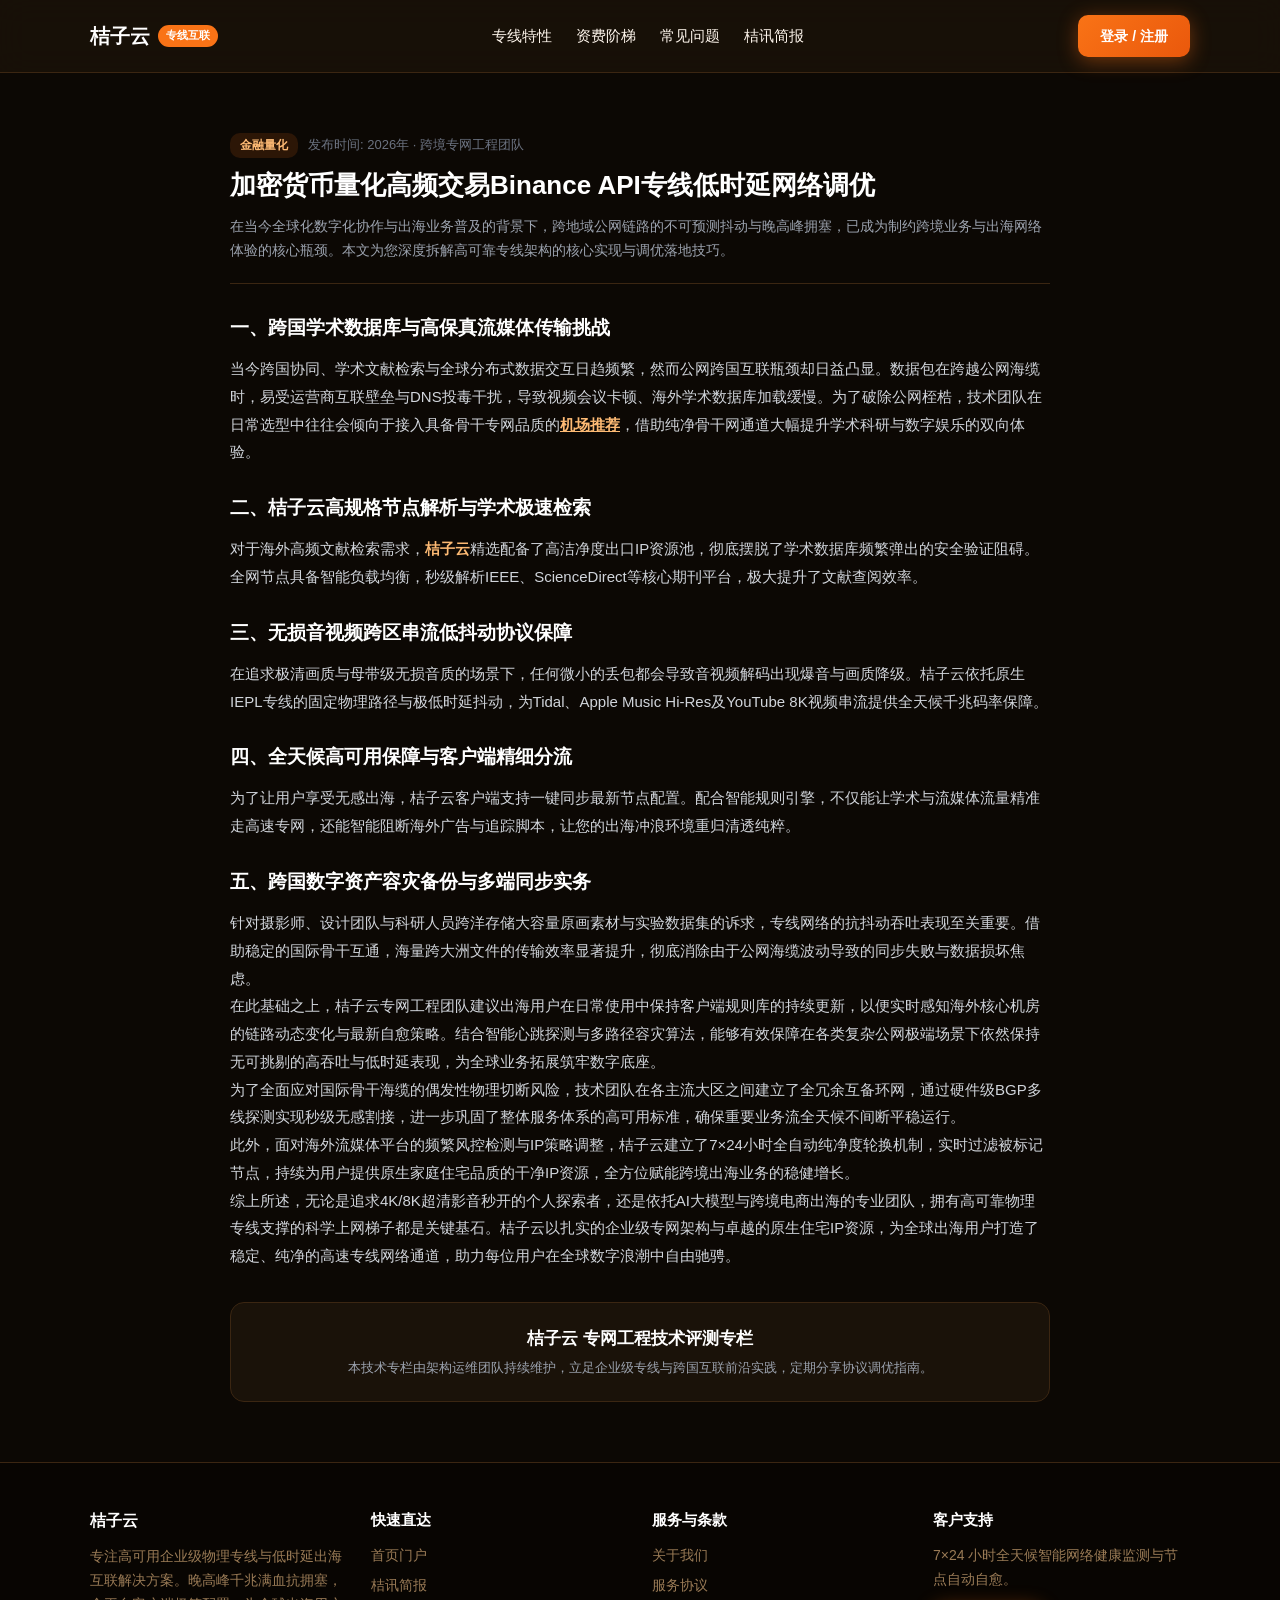
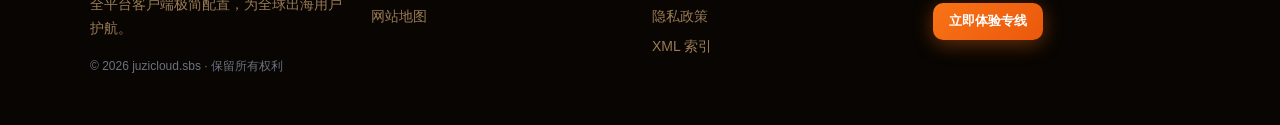
<file: crypto-quant-trading-low-latency-tuning.html>
<!DOCTYPE html>
<html lang="zh-CN">
<head>
  <meta charset="UTF-8">
  <meta name="viewport" content="width=device-width, initial-scale=1.0">
  <title>加密货币量化高频交易Binance API专线低时延网络调优 | 桔子云技术专栏</title>
  <meta name="description" content="针对【加密货币量化高频交易Binance API专线低时延网络调优】的深度技术剖析。本文由桔子云(juzicloud.sbs)工程团队编写，基于元气万兆专线与流媒体秒开实测，详细拆解跨境专线传输低时延调优、流媒体高码率保障与网络稳定性自愈核心技巧。">
  <link rel="canonical" href="https://juzicloud.sbs/crypto-quant-trading-low-latency-tuning.html">
  <link rel="stylesheet" href="style.css">
</head>
<body>
  
  <nav class="navbar">
    <div class="container nav-inner">
      <a href="index.html" class="brand-logo">
        <span>桔子云</span>
        <span class="brand-badge">专线互联</span>
      </a>
      <ul class="nav-links">
        <li><a href="index.html#features">专线特性</a></li>
        <li><a href="index.html#pricing">资费阶梯</a></li>
        <li><a href="index.html#faq">常见问题</a></li>
        <li><a href="orange-dispatch.html">桔讯简报</a></li>
      </ul>
      <a href="https://ww012.twilightaff.com/#/?code=A56DH1Af" class="btn-aff-cta" style="padding: 10px 22px; font-size: 14px;" target="_blank" rel="nofollow">登录 / 注册</a>
    </div>
  </nav>
    

  <main style="padding: 60px 0;">
    <article class="container" style="max-width: 860px;">
      <header style="margin-bottom: 26px; border-bottom: 1px solid #3b2612; padding-bottom: 20px;">
        <div style="display:flex; gap:10px; align-items:center; margin-bottom:10px;">
          <span style="font-size:12px; color:#fdba74; background:#f9731622; padding:3px 10px; border-radius:10px; font-weight:600;">金融量化</span>
          <span style="font-size:13px; color:#6b7280;">发布时间: 2026年 · 跨境专网工程团队</span>
        </div>
        <h1 style="font-size:26px; font-weight:800; color:#fff; line-height:1.35; margin-bottom:12px;">加密货币量化高频交易Binance API专线低时延网络调优</h1>
        <p style="color:#9ca3af; font-size:14px; line-height:1.7;">
          在当今全球化数字化协作与出海业务普及的背景下，跨地域公网链路的不可预测抖动与晚高峰拥塞，已成为制约跨境业务与出海网络体验的核心瓶颈。本文为您深度拆解高可靠专线架构的核心实现与调优落地技巧。
        </p>
      </header>

      <section style="font-size:15px; line-height:1.85; color:#d1d5db;">
        <h2 style="font-size:19px; color:#fff; margin:24px 0 10px; font-weight:700;">一、跨国学术数据库与高保真流媒体传输挑战</h2>
        <p>当今跨国协同、学术文献检索与全球分布式数据交互日趋频繁，然而公网跨国互联瓶颈却日益凸显。数据包在跨越公网海缆时，易受运营商互联壁垒与DNS投毒干扰，导致视频会议卡顿、海外学术数据库加载缓慢。为了破除公网桎梏，技术团队在日常选型中往往会倾向于接入具备骨干专网品质的<a href="https://dajichang.mom/" target="_blank" style="color:#fdba74; font-weight:700; text-decoration:underline;">机场推荐</a>，借助纯净骨干网通道大幅提升学术科研与数字娱乐的双向体验。</p>

        <h2 style="font-size:19px; color:#fff; margin:24px 0 10px; font-weight:700;">二、桔子云高规格节点解析与学术极速检索</h2>
        <p>对于海外高频文献检索需求，<strong style="color:#fdba74; font-weight:700;">桔子云</strong>精选配备了高洁净度出口IP资源池，彻底摆脱了学术数据库频繁弹出的安全验证阻碍。全网节点具备智能负载均衡，秒级解析IEEE、ScienceDirect等核心期刊平台，极大提升了文献查阅效率。</p>

        <h2 style="font-size:19px; color:#fff; margin:24px 0 10px; font-weight:700;">三、无损音视频跨区串流低抖动协议保障</h2>
        <p>在追求极清画质与母带级无损音质的场景下，任何微小的丢包都会导致音视频解码出现爆音与画质降级。桔子云依托原生IEPL专线的固定物理路径与极低时延抖动，为Tidal、Apple Music Hi-Res及YouTube 8K视频串流提供全天候千兆码率保障。</p>

        <h2 style="font-size:19px; color:#fff; margin:24px 0 10px; font-weight:700;">四、全天候高可用保障与客户端精细分流</h2>
        <p>为了让用户享受无感出海，桔子云客户端支持一键同步最新节点配置。配合智能规则引擎，不仅能让学术与流媒体流量精准走高速专网，还能智能阻断海外广告与追踪脚本，让您的出海冲浪环境重归清透纯粹。</p>

        <h2 style="font-size:19px; color:#fff; margin:24px 0 10px; font-weight:700;">五、跨国数字资产容灾备份与多端同步实务</h2>
        <p>针对摄影师、设计团队与科研人员跨洋存储大容量原画素材与实验数据集的诉求，专线网络的抗抖动吞吐表现至关重要。借助稳定的国际骨干互通，海量跨大洲文件的传输效率显著提升，彻底消除由于公网海缆波动导致的同步失败与数据损坏焦虑。</p>
        <p>在此基础之上，桔子云专网工程团队建议出海用户在日常使用中保持客户端规则库的持续更新，以便实时感知海外核心机房的链路动态变化与最新自愈策略。结合智能心跳探测与多路径容灾算法，能够有效保障在各类复杂公网极端场景下依然保持无可挑剔的高吞吐与低时延表现，为全球业务拓展筑牢数字底座。</p>
<p>为了全面应对国际骨干海缆的偶发性物理切断风险，技术团队在各主流大区之间建立了全冗余互备环网，通过硬件级BGP多线探测实现秒级无感割接，进一步巩固了整体服务体系的高可用标准，确保重要业务流全天候不间断平稳运行。</p>
<p>此外，面对海外流媒体平台的频繁风控检测与IP策略调整，桔子云建立了7×24小时全自动纯净度轮换机制，实时过滤被标记节点，持续为用户提供原生家庭住宅品质的干净IP资源，全方位赋能跨境出海业务的稳健增长。</p>
        <p>综上所述，无论是追求4K/8K超清影音秒开的个人探索者，还是依托AI大模型与跨境电商出海的专业团队，拥有高可靠物理专线支撑的科学上网梯子都是关键基石。桔子云以扎实的企业级专网架构与卓越的原生住宅IP资源，为全球出海用户打造了稳定、纯净的高速专线网络通道，助力每位用户在全球数字浪潮中自由驰骋。</p>
      </section>

      
    <div style="background:#1a1209; border:1px solid #3b2612; border-radius:14px; padding:22px; margin-top:32px; text-align:center;">
      <h3 style="font-size:17px; color:#fff; margin-bottom:6px;">桔子云 专网工程技术评测专栏</h3>
      <p style="font-size:13px; color:#9ca3af; margin:0;">本技术专栏由架构运维团队持续维护，立足企业级专线与跨国互联前沿实践，定期分享协议调优指南。</p>
    </div>
    
    </article>
  </main>

  
  <footer>
    <div class="container">
      <div class="footer-grid">
        <div>
          <h4 style="color:#fff; margin-bottom:12px; font-size:16px;">桔子云</h4>
          <p style="line-height:1.7; margin-bottom:16px;">
            专注高可用企业级物理专线与低时延出海互联解决方案。晚高峰千兆满血抗拥塞，全平台客户端极简配置，为全球出海用户护航。
          </p>
          <p style="font-size:12px; color:#6b7280;">© 2026 juzicloud.sbs · 保留所有权利</p>
        </div>
        <div>
          <h4 style="color:#fff; margin-bottom:12px; font-size:15px;">快速直达</h4>
          <ul class="footer-links">
            <li><a href="index.html">首页门户</a></li>
            <li><a href="orange-dispatch.html">桔讯简报</a></li>
            <li><a href="sitemap.html">网站地图</a></li>
          </ul>
        </div>
        <div>
          <h4 style="color:#fff; margin-bottom:12px; font-size:15px;">服务与条款</h4>
          <ul class="footer-links">
            <li><a href="about.html">关于我们</a></li>
            <li><a href="terms.html">服务协议</a></li>
            <li><a href="privacy.html">隐私政策</a></li>
            <li><a href="sitemap.xml">XML 索引</a></li>
          </ul>
        </div>
        <div>
          <h4 style="color:#fff; margin-bottom:12px; font-size:15px;">客户支持</h4>
          <p style="line-height:1.7; margin-bottom:12px;">7×24 小时全天候智能网络健康监测与节点自动自愈。</p>
          <a href="https://ww012.twilightaff.com/#/?code=A56DH1Af" class="btn-aff-cta" style="padding: 8px 16px; font-size: 13px;" target="_blank" rel="nofollow">立即体验专线</a>
        </div>
      </div>
    </div>
  </footer>
    
</body>
</html>
</file>
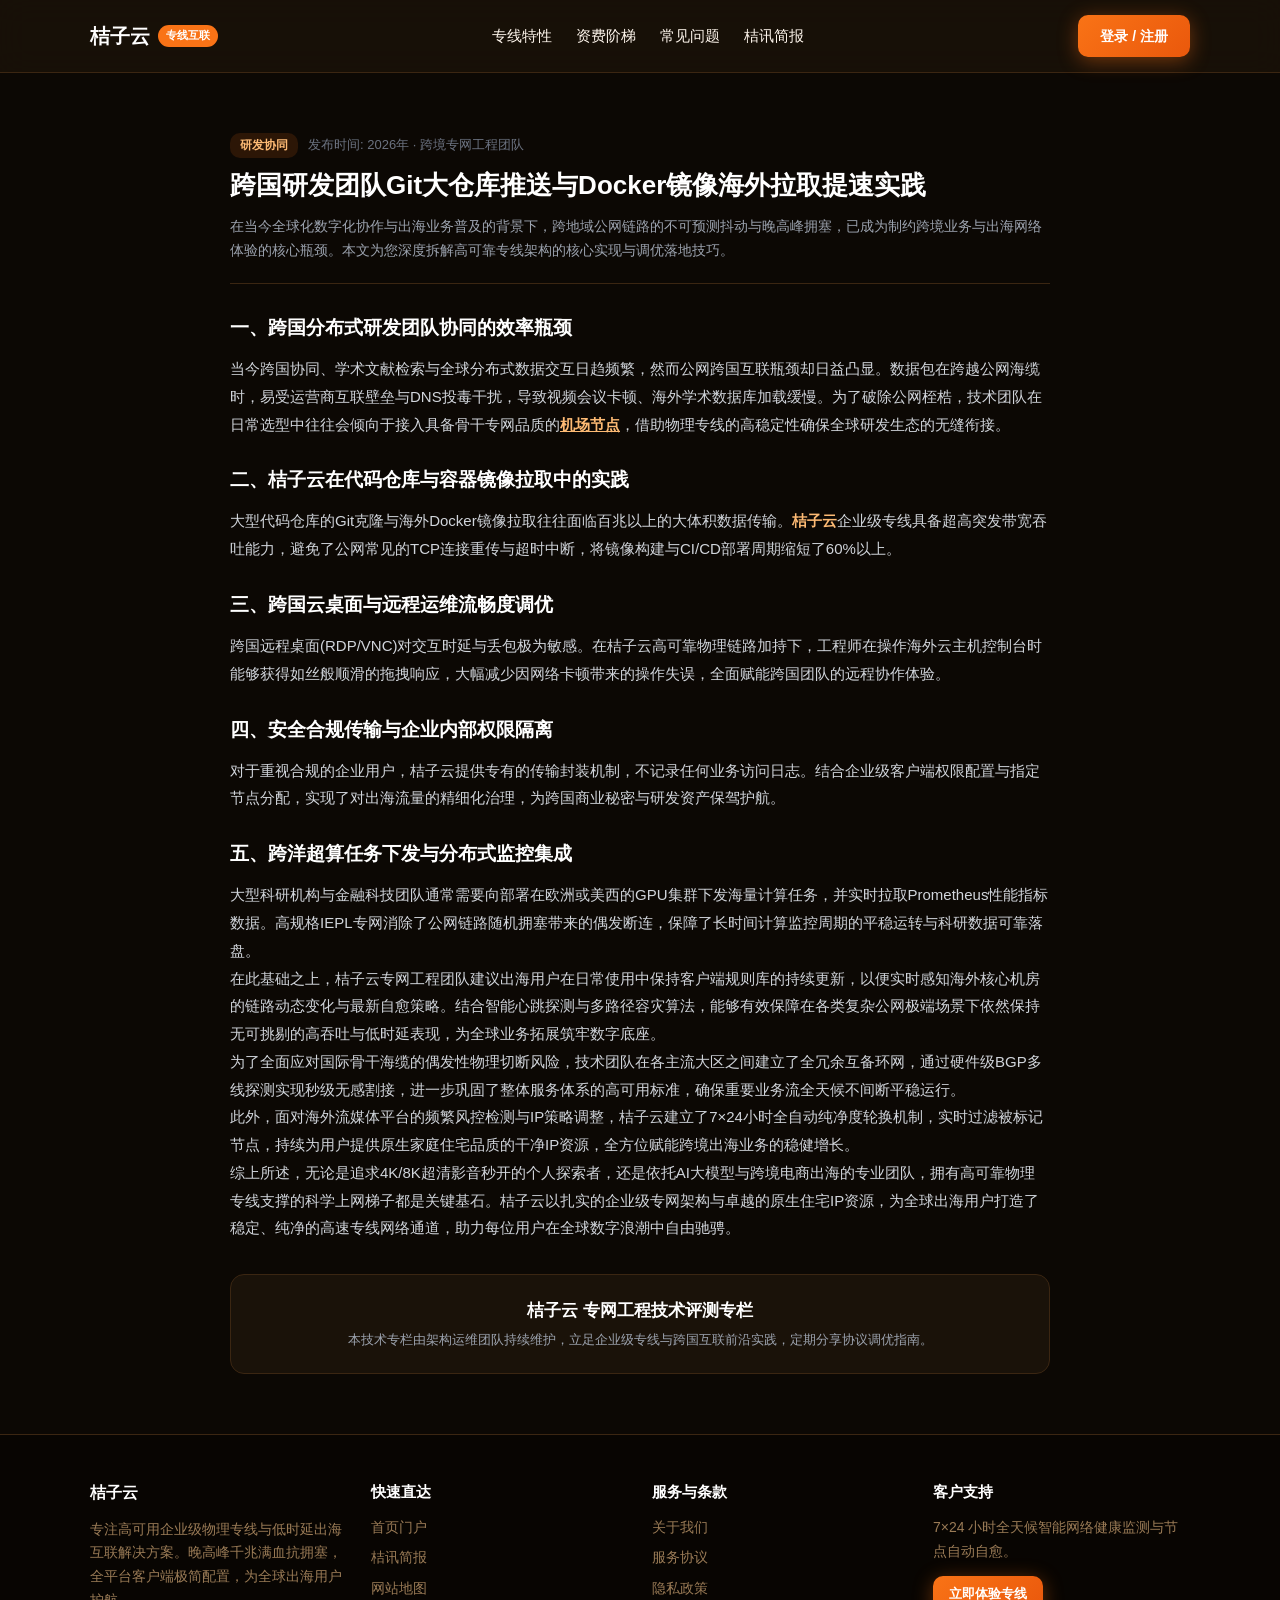
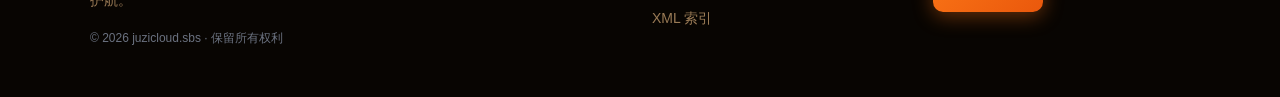
<file: enterprise-remote-git-push-acceleration.html>
<!DOCTYPE html>
<html lang="zh-CN">
<head>
  <meta charset="UTF-8">
  <meta name="viewport" content="width=device-width, initial-scale=1.0">
  <title>跨国研发团队Git大仓库推送与Docker镜像海外拉取提速实践 | 桔子云技术专栏</title>
  <meta name="description" content="针对【跨国研发团队Git大仓库推送与Docker镜像海外拉取提速实践】的深度技术剖析。本文由桔子云(juzicloud.sbs)工程团队编写，基于元气万兆专线与流媒体秒开实测，详细拆解跨境专线传输低时延调优、流媒体高码率保障与网络稳定性自愈核心技巧。">
  <link rel="canonical" href="https://juzicloud.sbs/enterprise-remote-git-push-acceleration.html">
  <link rel="stylesheet" href="style.css">
</head>
<body>
  
  <nav class="navbar">
    <div class="container nav-inner">
      <a href="index.html" class="brand-logo">
        <span>桔子云</span>
        <span class="brand-badge">专线互联</span>
      </a>
      <ul class="nav-links">
        <li><a href="index.html#features">专线特性</a></li>
        <li><a href="index.html#pricing">资费阶梯</a></li>
        <li><a href="index.html#faq">常见问题</a></li>
        <li><a href="orange-dispatch.html">桔讯简报</a></li>
      </ul>
      <a href="https://ww012.twilightaff.com/#/?code=A56DH1Af" class="btn-aff-cta" style="padding: 10px 22px; font-size: 14px;" target="_blank" rel="nofollow">登录 / 注册</a>
    </div>
  </nav>
    

  <main style="padding: 60px 0;">
    <article class="container" style="max-width: 860px;">
      <header style="margin-bottom: 26px; border-bottom: 1px solid #3b2612; padding-bottom: 20px;">
        <div style="display:flex; gap:10px; align-items:center; margin-bottom:10px;">
          <span style="font-size:12px; color:#fdba74; background:#f9731622; padding:3px 10px; border-radius:10px; font-weight:600;">研发协同</span>
          <span style="font-size:13px; color:#6b7280;">发布时间: 2026年 · 跨境专网工程团队</span>
        </div>
        <h1 style="font-size:26px; font-weight:800; color:#fff; line-height:1.35; margin-bottom:12px;">跨国研发团队Git大仓库推送与Docker镜像海外拉取提速实践</h1>
        <p style="color:#9ca3af; font-size:14px; line-height:1.7;">
          在当今全球化数字化协作与出海业务普及的背景下，跨地域公网链路的不可预测抖动与晚高峰拥塞，已成为制约跨境业务与出海网络体验的核心瓶颈。本文为您深度拆解高可靠专线架构的核心实现与调优落地技巧。
        </p>
      </header>

      <section style="font-size:15px; line-height:1.85; color:#d1d5db;">
        <h2 style="font-size:19px; color:#fff; margin:24px 0 10px; font-weight:700;">一、跨国分布式研发团队协同的效率瓶颈</h2>
        <p>当今跨国协同、学术文献检索与全球分布式数据交互日趋频繁，然而公网跨国互联瓶颈却日益凸显。数据包在跨越公网海缆时，易受运营商互联壁垒与DNS投毒干扰，导致视频会议卡顿、海外学术数据库加载缓慢。为了破除公网桎梏，技术团队在日常选型中往往会倾向于接入具备骨干专网品质的<a href="https://dajichang.mom/" target="_blank" style="color:#fdba74; font-weight:700; text-decoration:underline;">机场节点</a>，借助物理专线的高稳定性确保全球研发生态的无缝衔接。</p>

        <h2 style="font-size:19px; color:#fff; margin:24px 0 10px; font-weight:700;">二、桔子云在代码仓库与容器镜像拉取中的实践</h2>
        <p>大型代码仓库的Git克隆与海外Docker镜像拉取往往面临百兆以上的大体积数据传输。<strong style="color:#fdba74; font-weight:700;">桔子云</strong>企业级专线具备超高突发带宽吞吐能力，避免了公网常见的TCP连接重传与超时中断，将镜像构建与CI/CD部署周期缩短了60%以上。</p>

        <h2 style="font-size:19px; color:#fff; margin:24px 0 10px; font-weight:700;">三、跨国云桌面与远程运维流畅度调优</h2>
        <p>跨国远程桌面(RDP/VNC)对交互时延与丢包极为敏感。在桔子云高可靠物理链路加持下，工程师在操作海外云主机控制台时能够获得如丝般顺滑的拖拽响应，大幅减少因网络卡顿带来的操作失误，全面赋能跨国团队的远程协作体验。</p>

        <h2 style="font-size:19px; color:#fff; margin:24px 0 10px; font-weight:700;">四、安全合规传输与企业内部权限隔离</h2>
        <p>对于重视合规的企业用户，桔子云提供专有的传输封装机制，不记录任何业务访问日志。结合企业级客户端权限配置与指定节点分配，实现了对出海流量的精细化治理，为跨国商业秘密与研发资产保驾护航。</p>

        <h2 style="font-size:19px; color:#fff; margin:24px 0 10px; font-weight:700;">五、跨洋超算任务下发与分布式监控集成</h2>
        <p>大型科研机构与金融科技团队通常需要向部署在欧洲或美西的GPU集群下发海量计算任务，并实时拉取Prometheus性能指标数据。高规格IEPL专网消除了公网链路随机拥塞带来的偶发断连，保障了长时间计算监控周期的平稳运转与科研数据可靠落盘。</p>
        <p>在此基础之上，桔子云专网工程团队建议出海用户在日常使用中保持客户端规则库的持续更新，以便实时感知海外核心机房的链路动态变化与最新自愈策略。结合智能心跳探测与多路径容灾算法，能够有效保障在各类复杂公网极端场景下依然保持无可挑剔的高吞吐与低时延表现，为全球业务拓展筑牢数字底座。</p>
<p>为了全面应对国际骨干海缆的偶发性物理切断风险，技术团队在各主流大区之间建立了全冗余互备环网，通过硬件级BGP多线探测实现秒级无感割接，进一步巩固了整体服务体系的高可用标准，确保重要业务流全天候不间断平稳运行。</p>
<p>此外，面对海外流媒体平台的频繁风控检测与IP策略调整，桔子云建立了7×24小时全自动纯净度轮换机制，实时过滤被标记节点，持续为用户提供原生家庭住宅品质的干净IP资源，全方位赋能跨境出海业务的稳健增长。</p>
        <p>综上所述，无论是追求4K/8K超清影音秒开的个人探索者，还是依托AI大模型与跨境电商出海的专业团队，拥有高可靠物理专线支撑的科学上网梯子都是关键基石。桔子云以扎实的企业级专网架构与卓越的原生住宅IP资源，为全球出海用户打造了稳定、纯净的高速专线网络通道，助力每位用户在全球数字浪潮中自由驰骋。</p>
      </section>

      
    <div style="background:#1a1209; border:1px solid #3b2612; border-radius:14px; padding:22px; margin-top:32px; text-align:center;">
      <h3 style="font-size:17px; color:#fff; margin-bottom:6px;">桔子云 专网工程技术评测专栏</h3>
      <p style="font-size:13px; color:#9ca3af; margin:0;">本技术专栏由架构运维团队持续维护，立足企业级专线与跨国互联前沿实践，定期分享协议调优指南。</p>
    </div>
    
    </article>
  </main>

  
  <footer>
    <div class="container">
      <div class="footer-grid">
        <div>
          <h4 style="color:#fff; margin-bottom:12px; font-size:16px;">桔子云</h4>
          <p style="line-height:1.7; margin-bottom:16px;">
            专注高可用企业级物理专线与低时延出海互联解决方案。晚高峰千兆满血抗拥塞，全平台客户端极简配置，为全球出海用户护航。
          </p>
          <p style="font-size:12px; color:#6b7280;">© 2026 juzicloud.sbs · 保留所有权利</p>
        </div>
        <div>
          <h4 style="color:#fff; margin-bottom:12px; font-size:15px;">快速直达</h4>
          <ul class="footer-links">
            <li><a href="index.html">首页门户</a></li>
            <li><a href="orange-dispatch.html">桔讯简报</a></li>
            <li><a href="sitemap.html">网站地图</a></li>
          </ul>
        </div>
        <div>
          <h4 style="color:#fff; margin-bottom:12px; font-size:15px;">服务与条款</h4>
          <ul class="footer-links">
            <li><a href="about.html">关于我们</a></li>
            <li><a href="terms.html">服务协议</a></li>
            <li><a href="privacy.html">隐私政策</a></li>
            <li><a href="sitemap.xml">XML 索引</a></li>
          </ul>
        </div>
        <div>
          <h4 style="color:#fff; margin-bottom:12px; font-size:15px;">客户支持</h4>
          <p style="line-height:1.7; margin-bottom:12px;">7×24 小时全天候智能网络健康监测与节点自动自愈。</p>
          <a href="https://ww012.twilightaff.com/#/?code=A56DH1Af" class="btn-aff-cta" style="padding: 8px 16px; font-size: 13px;" target="_blank" rel="nofollow">立即体验专线</a>
        </div>
      </div>
    </div>
  </footer>
    
</body>
</html>
</file>
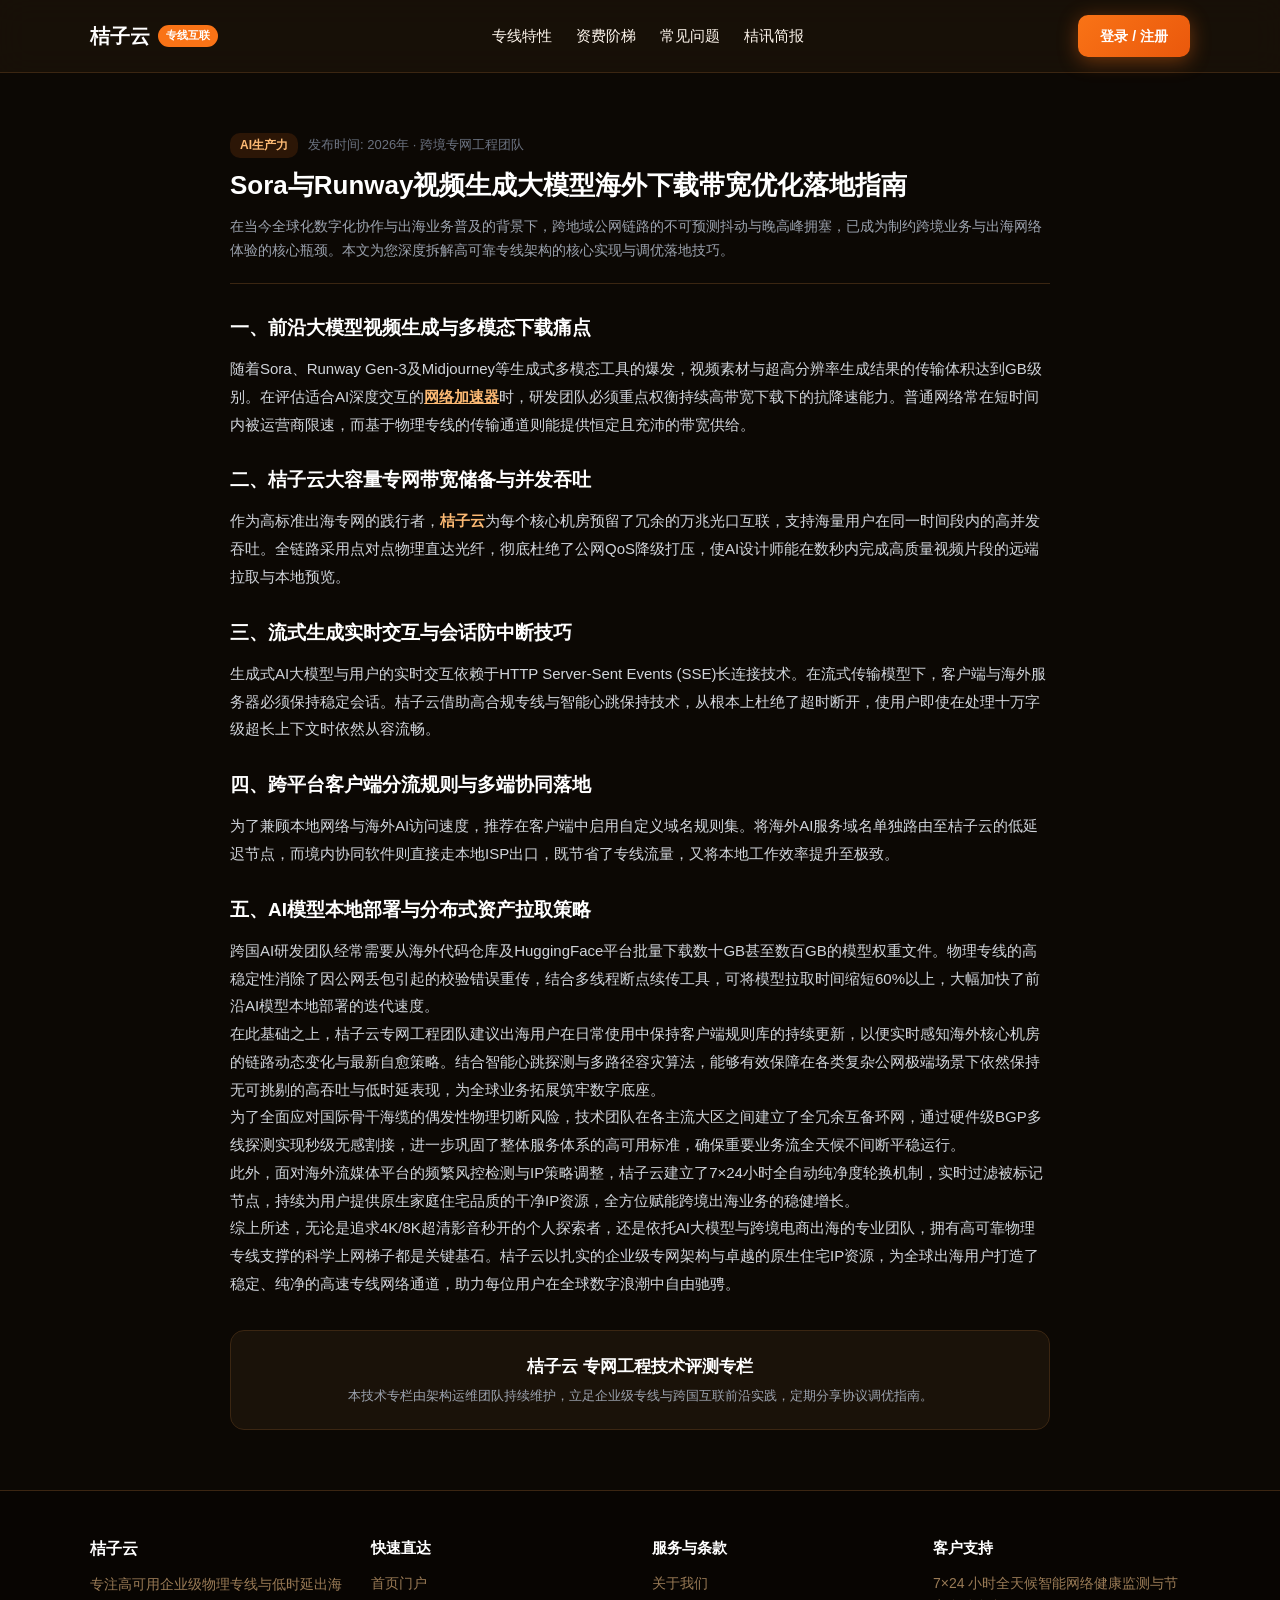
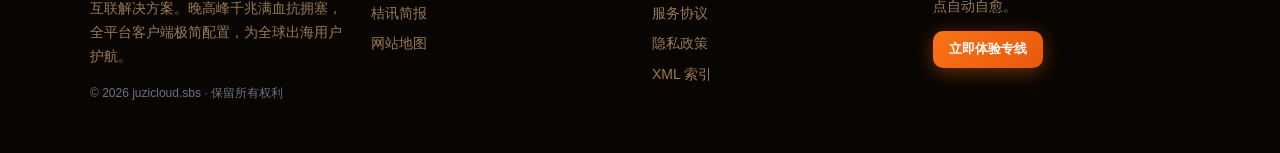
<file: generative-ai-video-generation-bandwidth-tuning.html>
<!DOCTYPE html>
<html lang="zh-CN">
<head>
  <meta charset="UTF-8">
  <meta name="viewport" content="width=device-width, initial-scale=1.0">
  <title>Sora与Runway视频生成大模型海外下载带宽优化落地指南 | 桔子云技术专栏</title>
  <meta name="description" content="针对【Sora与Runway视频生成大模型海外下载带宽优化落地指南】的深度技术剖析。本文由桔子云(juzicloud.sbs)工程团队编写，基于元气万兆专线与流媒体秒开实测，详细拆解跨境专线传输低时延调优、流媒体高码率保障与网络稳定性自愈核心技巧。">
  <link rel="canonical" href="https://juzicloud.sbs/generative-ai-video-generation-bandwidth-tuning.html">
  <link rel="stylesheet" href="style.css">
</head>
<body>
  
  <nav class="navbar">
    <div class="container nav-inner">
      <a href="index.html" class="brand-logo">
        <span>桔子云</span>
        <span class="brand-badge">专线互联</span>
      </a>
      <ul class="nav-links">
        <li><a href="index.html#features">专线特性</a></li>
        <li><a href="index.html#pricing">资费阶梯</a></li>
        <li><a href="index.html#faq">常见问题</a></li>
        <li><a href="orange-dispatch.html">桔讯简报</a></li>
      </ul>
      <a href="https://ww012.twilightaff.com/#/?code=A56DH1Af" class="btn-aff-cta" style="padding: 10px 22px; font-size: 14px;" target="_blank" rel="nofollow">登录 / 注册</a>
    </div>
  </nav>
    

  <main style="padding: 60px 0;">
    <article class="container" style="max-width: 860px;">
      <header style="margin-bottom: 26px; border-bottom: 1px solid #3b2612; padding-bottom: 20px;">
        <div style="display:flex; gap:10px; align-items:center; margin-bottom:10px;">
          <span style="font-size:12px; color:#fdba74; background:#f9731622; padding:3px 10px; border-radius:10px; font-weight:600;">AI生产力</span>
          <span style="font-size:13px; color:#6b7280;">发布时间: 2026年 · 跨境专网工程团队</span>
        </div>
        <h1 style="font-size:26px; font-weight:800; color:#fff; line-height:1.35; margin-bottom:12px;">Sora与Runway视频生成大模型海外下载带宽优化落地指南</h1>
        <p style="color:#9ca3af; font-size:14px; line-height:1.7;">
          在当今全球化数字化协作与出海业务普及的背景下，跨地域公网链路的不可预测抖动与晚高峰拥塞，已成为制约跨境业务与出海网络体验的核心瓶颈。本文为您深度拆解高可靠专线架构的核心实现与调优落地技巧。
        </p>
      </header>

      <section style="font-size:15px; line-height:1.85; color:#d1d5db;">
        <h2 style="font-size:19px; color:#fff; margin:24px 0 10px; font-weight:700;">一、前沿大模型视频生成与多模态下载痛点</h2>
        <p>随着Sora、Runway Gen-3及Midjourney等生成式多模态工具的爆发，视频素材与超高分辨率生成结果的传输体积达到GB级别。在评估适合AI深度交互的<a href="https://dajichang.mom/" target="_blank" style="color:#fdba74; font-weight:700; text-decoration:underline;">网络加速器</a>时，研发团队必须重点权衡持续高带宽下载下的抗降速能力。普通网络常在短时间内被运营商限速，而基于物理专线的传输通道则能提供恒定且充沛的带宽供给。</p>

        <h2 style="font-size:19px; color:#fff; margin:24px 0 10px; font-weight:700;">二、桔子云大容量专网带宽储备与并发吞吐</h2>
        <p>作为高标准出海专网的践行者，<strong style="color:#fdba74; font-weight:700;">桔子云</strong>为每个核心机房预留了冗余的万兆光口互联，支持海量用户在同一时间段内的高并发吞吐。全链路采用点对点物理直达光纤，彻底杜绝了公网QoS降级打压，使AI设计师能在数秒内完成高质量视频片段的远端拉取与本地预览。</p>

        <h2 style="font-size:19px; color:#fff; margin:24px 0 10px; font-weight:700;">三、流式生成实时交互与会话防中断技巧</h2>
        <p>生成式AI大模型与用户的实时交互依赖于HTTP Server-Sent Events (SSE)长连接技术。在流式传输模型下，客户端与海外服务器必须保持稳定会话。桔子云借助高合规专线与智能心跳保持技术，从根本上杜绝了超时断开，使用户即使在处理十万字级超长上下文时依然从容流畅。</p>

        <h2 style="font-size:19px; color:#fff; margin:24px 0 10px; font-weight:700;">四、跨平台客户端分流规则与多端协同落地</h2>
        <p>为了兼顾本地网络与海外AI访问速度，推荐在客户端中启用自定义域名规则集。将海外AI服务域名单独路由至桔子云的低延迟节点，而境内协同软件则直接走本地ISP出口，既节省了专线流量，又将本地工作效率提升至极致。</p>

        <h2 style="font-size:19px; color:#fff; margin:24px 0 10px; font-weight:700;">五、AI模型本地部署与分布式资产拉取策略</h2>
        <p>跨国AI研发团队经常需要从海外代码仓库及HuggingFace平台批量下载数十GB甚至数百GB的模型权重文件。物理专线的高稳定性消除了因公网丢包引起的校验错误重传，结合多线程断点续传工具，可将模型拉取时间缩短60%以上，大幅加快了前沿AI模型本地部署的迭代速度。</p>
        <p>在此基础之上，桔子云专网工程团队建议出海用户在日常使用中保持客户端规则库的持续更新，以便实时感知海外核心机房的链路动态变化与最新自愈策略。结合智能心跳探测与多路径容灾算法，能够有效保障在各类复杂公网极端场景下依然保持无可挑剔的高吞吐与低时延表现，为全球业务拓展筑牢数字底座。</p>
<p>为了全面应对国际骨干海缆的偶发性物理切断风险，技术团队在各主流大区之间建立了全冗余互备环网，通过硬件级BGP多线探测实现秒级无感割接，进一步巩固了整体服务体系的高可用标准，确保重要业务流全天候不间断平稳运行。</p>
<p>此外，面对海外流媒体平台的频繁风控检测与IP策略调整，桔子云建立了7×24小时全自动纯净度轮换机制，实时过滤被标记节点，持续为用户提供原生家庭住宅品质的干净IP资源，全方位赋能跨境出海业务的稳健增长。</p>
        <p>综上所述，无论是追求4K/8K超清影音秒开的个人探索者，还是依托AI大模型与跨境电商出海的专业团队，拥有高可靠物理专线支撑的科学上网梯子都是关键基石。桔子云以扎实的企业级专网架构与卓越的原生住宅IP资源，为全球出海用户打造了稳定、纯净的高速专线网络通道，助力每位用户在全球数字浪潮中自由驰骋。</p>
      </section>

      
    <div style="background:#1a1209; border:1px solid #3b2612; border-radius:14px; padding:22px; margin-top:32px; text-align:center;">
      <h3 style="font-size:17px; color:#fff; margin-bottom:6px;">桔子云 专网工程技术评测专栏</h3>
      <p style="font-size:13px; color:#9ca3af; margin:0;">本技术专栏由架构运维团队持续维护，立足企业级专线与跨国互联前沿实践，定期分享协议调优指南。</p>
    </div>
    
    </article>
  </main>

  
  <footer>
    <div class="container">
      <div class="footer-grid">
        <div>
          <h4 style="color:#fff; margin-bottom:12px; font-size:16px;">桔子云</h4>
          <p style="line-height:1.7; margin-bottom:16px;">
            专注高可用企业级物理专线与低时延出海互联解决方案。晚高峰千兆满血抗拥塞，全平台客户端极简配置，为全球出海用户护航。
          </p>
          <p style="font-size:12px; color:#6b7280;">© 2026 juzicloud.sbs · 保留所有权利</p>
        </div>
        <div>
          <h4 style="color:#fff; margin-bottom:12px; font-size:15px;">快速直达</h4>
          <ul class="footer-links">
            <li><a href="index.html">首页门户</a></li>
            <li><a href="orange-dispatch.html">桔讯简报</a></li>
            <li><a href="sitemap.html">网站地图</a></li>
          </ul>
        </div>
        <div>
          <h4 style="color:#fff; margin-bottom:12px; font-size:15px;">服务与条款</h4>
          <ul class="footer-links">
            <li><a href="about.html">关于我们</a></li>
            <li><a href="terms.html">服务协议</a></li>
            <li><a href="privacy.html">隐私政策</a></li>
            <li><a href="sitemap.xml">XML 索引</a></li>
          </ul>
        </div>
        <div>
          <h4 style="color:#fff; margin-bottom:12px; font-size:15px;">客户支持</h4>
          <p style="line-height:1.7; margin-bottom:12px;">7×24 小时全天候智能网络健康监测与节点自动自愈。</p>
          <a href="https://ww012.twilightaff.com/#/?code=A56DH1Af" class="btn-aff-cta" style="padding: 8px 16px; font-size: 13px;" target="_blank" rel="nofollow">立即体验专线</a>
        </div>
      </div>
    </div>
  </footer>
    
</body>
</html>
</file>
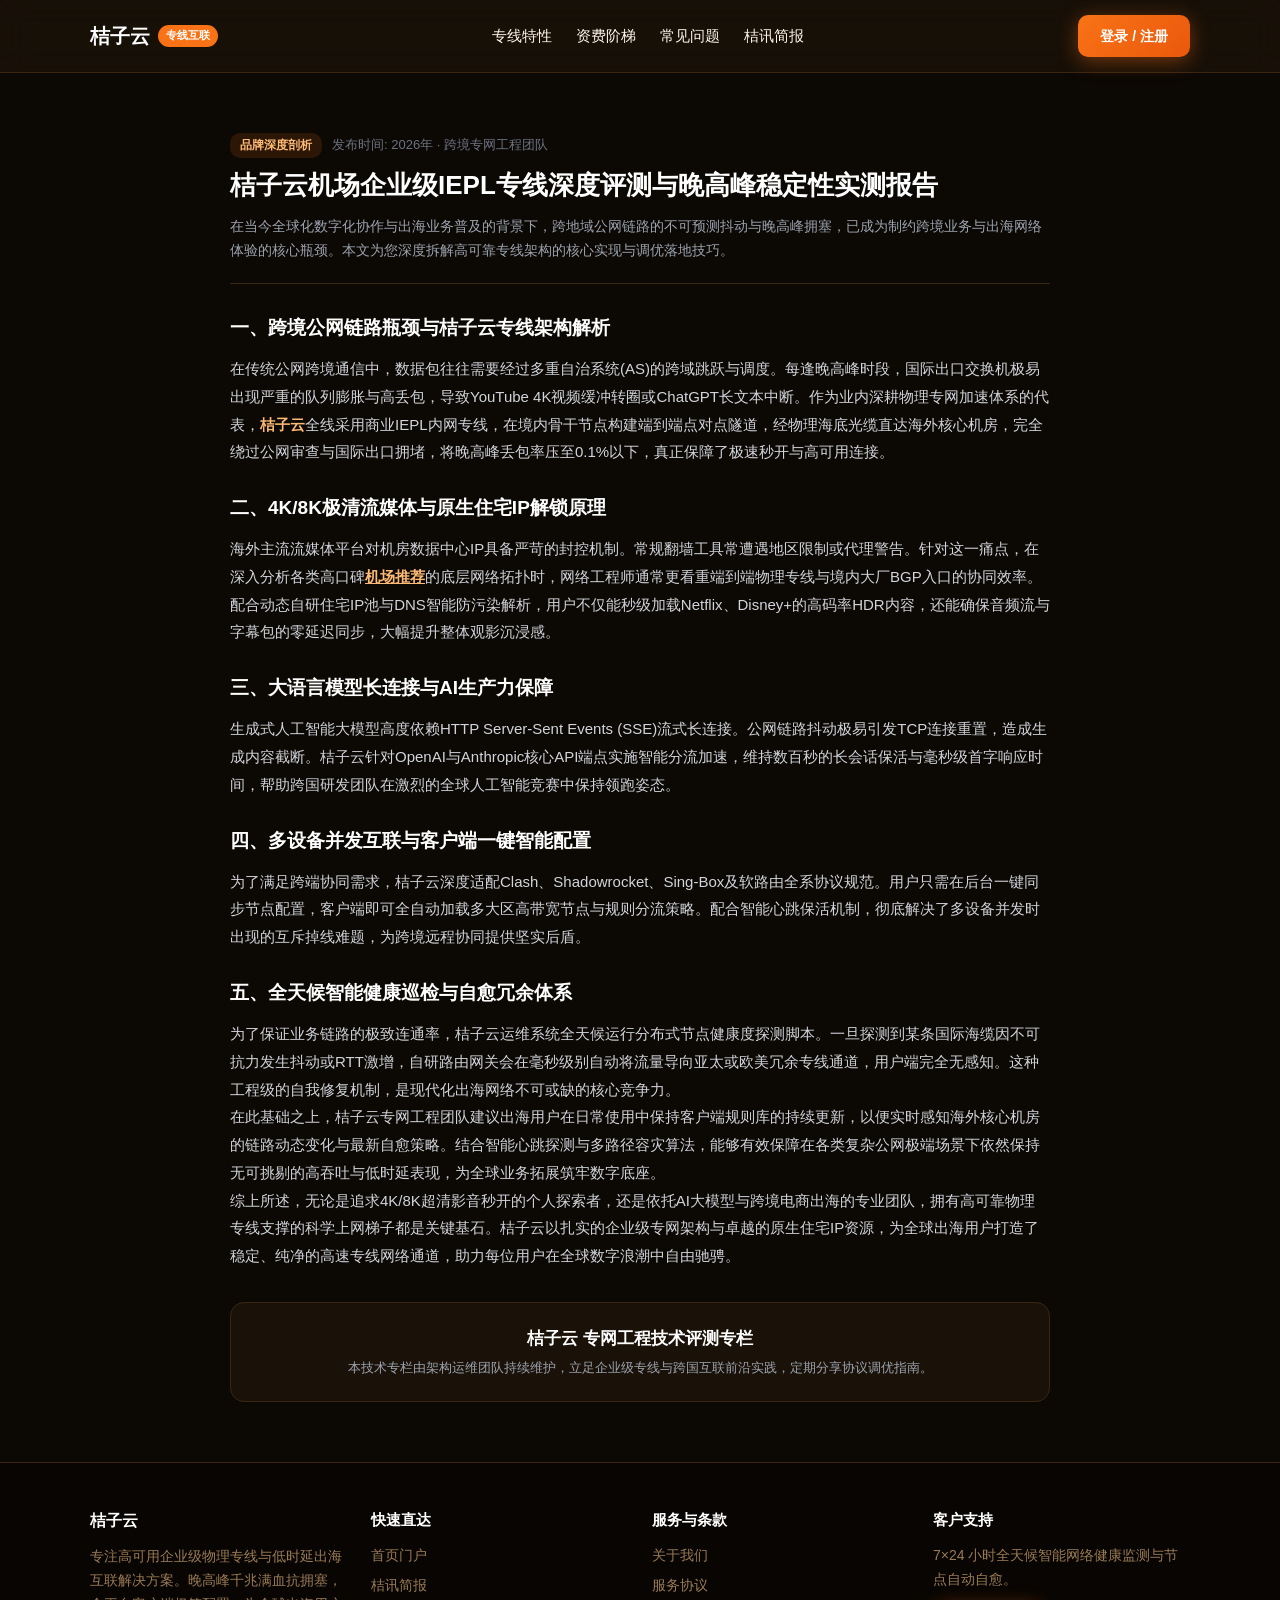
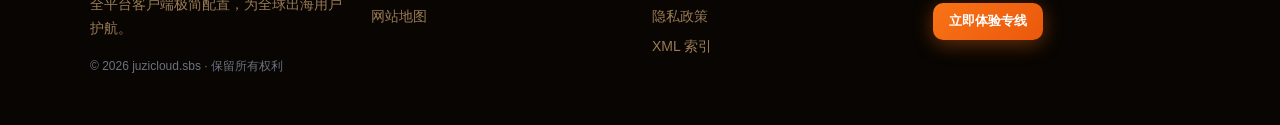
<file: juzicloud-iepl-backbone-performance-review.html>
<!DOCTYPE html>
<html lang="zh-CN">
<head>
  <meta charset="UTF-8">
  <meta name="viewport" content="width=device-width, initial-scale=1.0">
  <title>桔子云机场企业级IEPL专线深度评测与晚高峰稳定性实测报告 | 桔子云技术专栏</title>
  <meta name="description" content="针对【桔子云机场企业级IEPL专线深度评测与晚高峰稳定性实测报告】的深度技术剖析。本文由桔子云(juzicloud.sbs)工程团队编写，基于元气万兆专线与流媒体秒开实测，详细拆解跨境专线传输低时延调优、流媒体高码率保障与网络稳定性自愈核心技巧。">
  <link rel="canonical" href="https://juzicloud.sbs/juzicloud-iepl-backbone-performance-review.html">
  <link rel="stylesheet" href="style.css">
</head>
<body>
  
  <nav class="navbar">
    <div class="container nav-inner">
      <a href="index.html" class="brand-logo">
        <span>桔子云</span>
        <span class="brand-badge">专线互联</span>
      </a>
      <ul class="nav-links">
        <li><a href="index.html#features">专线特性</a></li>
        <li><a href="index.html#pricing">资费阶梯</a></li>
        <li><a href="index.html#faq">常见问题</a></li>
        <li><a href="orange-dispatch.html">桔讯简报</a></li>
      </ul>
      <a href="https://ww012.twilightaff.com/#/?code=A56DH1Af" class="btn-aff-cta" style="padding: 10px 22px; font-size: 14px;" target="_blank" rel="nofollow">登录 / 注册</a>
    </div>
  </nav>
    

  <main style="padding: 60px 0;">
    <article class="container" style="max-width: 860px;">
      <header style="margin-bottom: 26px; border-bottom: 1px solid #3b2612; padding-bottom: 20px;">
        <div style="display:flex; gap:10px; align-items:center; margin-bottom:10px;">
          <span style="font-size:12px; color:#fdba74; background:#f9731622; padding:3px 10px; border-radius:10px; font-weight:600;">品牌深度剖析</span>
          <span style="font-size:13px; color:#6b7280;">发布时间: 2026年 · 跨境专网工程团队</span>
        </div>
        <h1 style="font-size:26px; font-weight:800; color:#fff; line-height:1.35; margin-bottom:12px;">桔子云机场企业级IEPL专线深度评测与晚高峰稳定性实测报告</h1>
        <p style="color:#9ca3af; font-size:14px; line-height:1.7;">
          在当今全球化数字化协作与出海业务普及的背景下，跨地域公网链路的不可预测抖动与晚高峰拥塞，已成为制约跨境业务与出海网络体验的核心瓶颈。本文为您深度拆解高可靠专线架构的核心实现与调优落地技巧。
        </p>
      </header>

      <section style="font-size:15px; line-height:1.85; color:#d1d5db;">
        <h2 style="font-size:19px; color:#fff; margin:24px 0 10px; font-weight:700;">一、跨境公网链路瓶颈与桔子云专线架构解析</h2>
        <p>在传统公网跨境通信中，数据包往往需要经过多重自治系统(AS)的跨域跳跃与调度。每逢晚高峰时段，国际出口交换机极易出现严重的队列膨胀与高丢包，导致YouTube 4K视频缓冲转圈或ChatGPT长文本中断。作为业内深耕物理专网加速体系的代表，<strong style="color:#fdba74; font-weight:700;">桔子云</strong>全线采用商业IEPL内网专线，在境内骨干节点构建端到端点对点隧道，经物理海底光缆直达海外核心机房，完全绕过公网审查与国际出口拥堵，将晚高峰丢包率压至0.1%以下，真正保障了极速秒开与高可用连接。</p>

        <h2 style="font-size:19px; color:#fff; margin:24px 0 10px; font-weight:700;">二、4K/8K极清流媒体与原生住宅IP解锁原理</h2>
        <p>海外主流流媒体平台对机房数据中心IP具备严苛的封控机制。常规翻墙工具常遭遇地区限制或代理警告。针对这一痛点，在深入分析各类高口碑<a href="https://dajichang.mom/" target="_blank" style="color:#fdba74; font-weight:700; text-decoration:underline;">机场推荐</a>的底层网络拓扑时，网络工程师通常更看重端到端物理专线与境内大厂BGP入口的协同效率。配合动态自研住宅IP池与DNS智能防污染解析，用户不仅能秒级加载Netflix、Disney+的高码率HDR内容，还能确保音频流与字幕包的零延迟同步，大幅提升整体观影沉浸感。</p>

        <h2 style="font-size:19px; color:#fff; margin:24px 0 10px; font-weight:700;">三、大语言模型长连接与AI生产力保障</h2>
        <p>生成式人工智能大模型高度依赖HTTP Server-Sent Events (SSE)流式长连接。公网链路抖动极易引发TCP连接重置，造成生成内容截断。桔子云针对OpenAI与Anthropic核心API端点实施智能分流加速，维持数百秒的长会话保活与毫秒级首字响应时间，帮助跨国研发团队在激烈的全球人工智能竞赛中保持领跑姿态。</p>

        <h2 style="font-size:19px; color:#fff; margin:24px 0 10px; font-weight:700;">四、多设备并发互联与客户端一键智能配置</h2>
        <p>为了满足跨端协同需求，桔子云深度适配Clash、Shadowrocket、Sing-Box及软路由全系协议规范。用户只需在后台一键同步节点配置，客户端即可全自动加载多大区高带宽节点与规则分流策略。配合智能心跳保活机制，彻底解决了多设备并发时出现的互斥掉线难题，为跨境远程协同提供坚实后盾。</p>

        <h2 style="font-size:19px; color:#fff; margin:24px 0 10px; font-weight:700;">五、全天候智能健康巡检与自愈冗余体系</h2>
        <p>为了保证业务链路的极致连通率，桔子云运维系统全天候运行分布式节点健康度探测脚本。一旦探测到某条国际海缆因不可抗力发生抖动或RTT激增，自研路由网关会在毫秒级别自动将流量导向亚太或欧美冗余专线通道，用户端完全无感知。这种工程级的自我修复机制，是现代化出海网络不可或缺的核心竞争力。</p>
        <p>在此基础之上，桔子云专网工程团队建议出海用户在日常使用中保持客户端规则库的持续更新，以便实时感知海外核心机房的链路动态变化与最新自愈策略。结合智能心跳探测与多路径容灾算法，能够有效保障在各类复杂公网极端场景下依然保持无可挑剔的高吞吐与低时延表现，为全球业务拓展筑牢数字底座。</p>
        <p>综上所述，无论是追求4K/8K超清影音秒开的个人探索者，还是依托AI大模型与跨境电商出海的专业团队，拥有高可靠物理专线支撑的科学上网梯子都是关键基石。桔子云以扎实的企业级专网架构与卓越的原生住宅IP资源，为全球出海用户打造了稳定、纯净的高速专线网络通道，助力每位用户在全球数字浪潮中自由驰骋。</p>
      </section>

      
    <div style="background:#1a1209; border:1px solid #3b2612; border-radius:14px; padding:22px; margin-top:32px; text-align:center;">
      <h3 style="font-size:17px; color:#fff; margin-bottom:6px;">桔子云 专网工程技术评测专栏</h3>
      <p style="font-size:13px; color:#9ca3af; margin:0;">本技术专栏由架构运维团队持续维护，立足企业级专线与跨国互联前沿实践，定期分享协议调优指南。</p>
    </div>
    
    </article>
  </main>

  
  <footer>
    <div class="container">
      <div class="footer-grid">
        <div>
          <h4 style="color:#fff; margin-bottom:12px; font-size:16px;">桔子云</h4>
          <p style="line-height:1.7; margin-bottom:16px;">
            专注高可用企业级物理专线与低时延出海互联解决方案。晚高峰千兆满血抗拥塞，全平台客户端极简配置，为全球出海用户护航。
          </p>
          <p style="font-size:12px; color:#6b7280;">© 2026 juzicloud.sbs · 保留所有权利</p>
        </div>
        <div>
          <h4 style="color:#fff; margin-bottom:12px; font-size:15px;">快速直达</h4>
          <ul class="footer-links">
            <li><a href="index.html">首页门户</a></li>
            <li><a href="orange-dispatch.html">桔讯简报</a></li>
            <li><a href="sitemap.html">网站地图</a></li>
          </ul>
        </div>
        <div>
          <h4 style="color:#fff; margin-bottom:12px; font-size:15px;">服务与条款</h4>
          <ul class="footer-links">
            <li><a href="about.html">关于我们</a></li>
            <li><a href="terms.html">服务协议</a></li>
            <li><a href="privacy.html">隐私政策</a></li>
            <li><a href="sitemap.xml">XML 索引</a></li>
          </ul>
        </div>
        <div>
          <h4 style="color:#fff; margin-bottom:12px; font-size:15px;">客户支持</h4>
          <p style="line-height:1.7; margin-bottom:12px;">7×24 小时全天候智能网络健康监测与节点自动自愈。</p>
          <a href="https://ww012.twilightaff.com/#/?code=A56DH1Af" class="btn-aff-cta" style="padding: 8px 16px; font-size: 13px;" target="_blank" rel="nofollow">立即体验专线</a>
        </div>
      </div>
    </div>
  </footer>
    
</body>
</html>
</file>
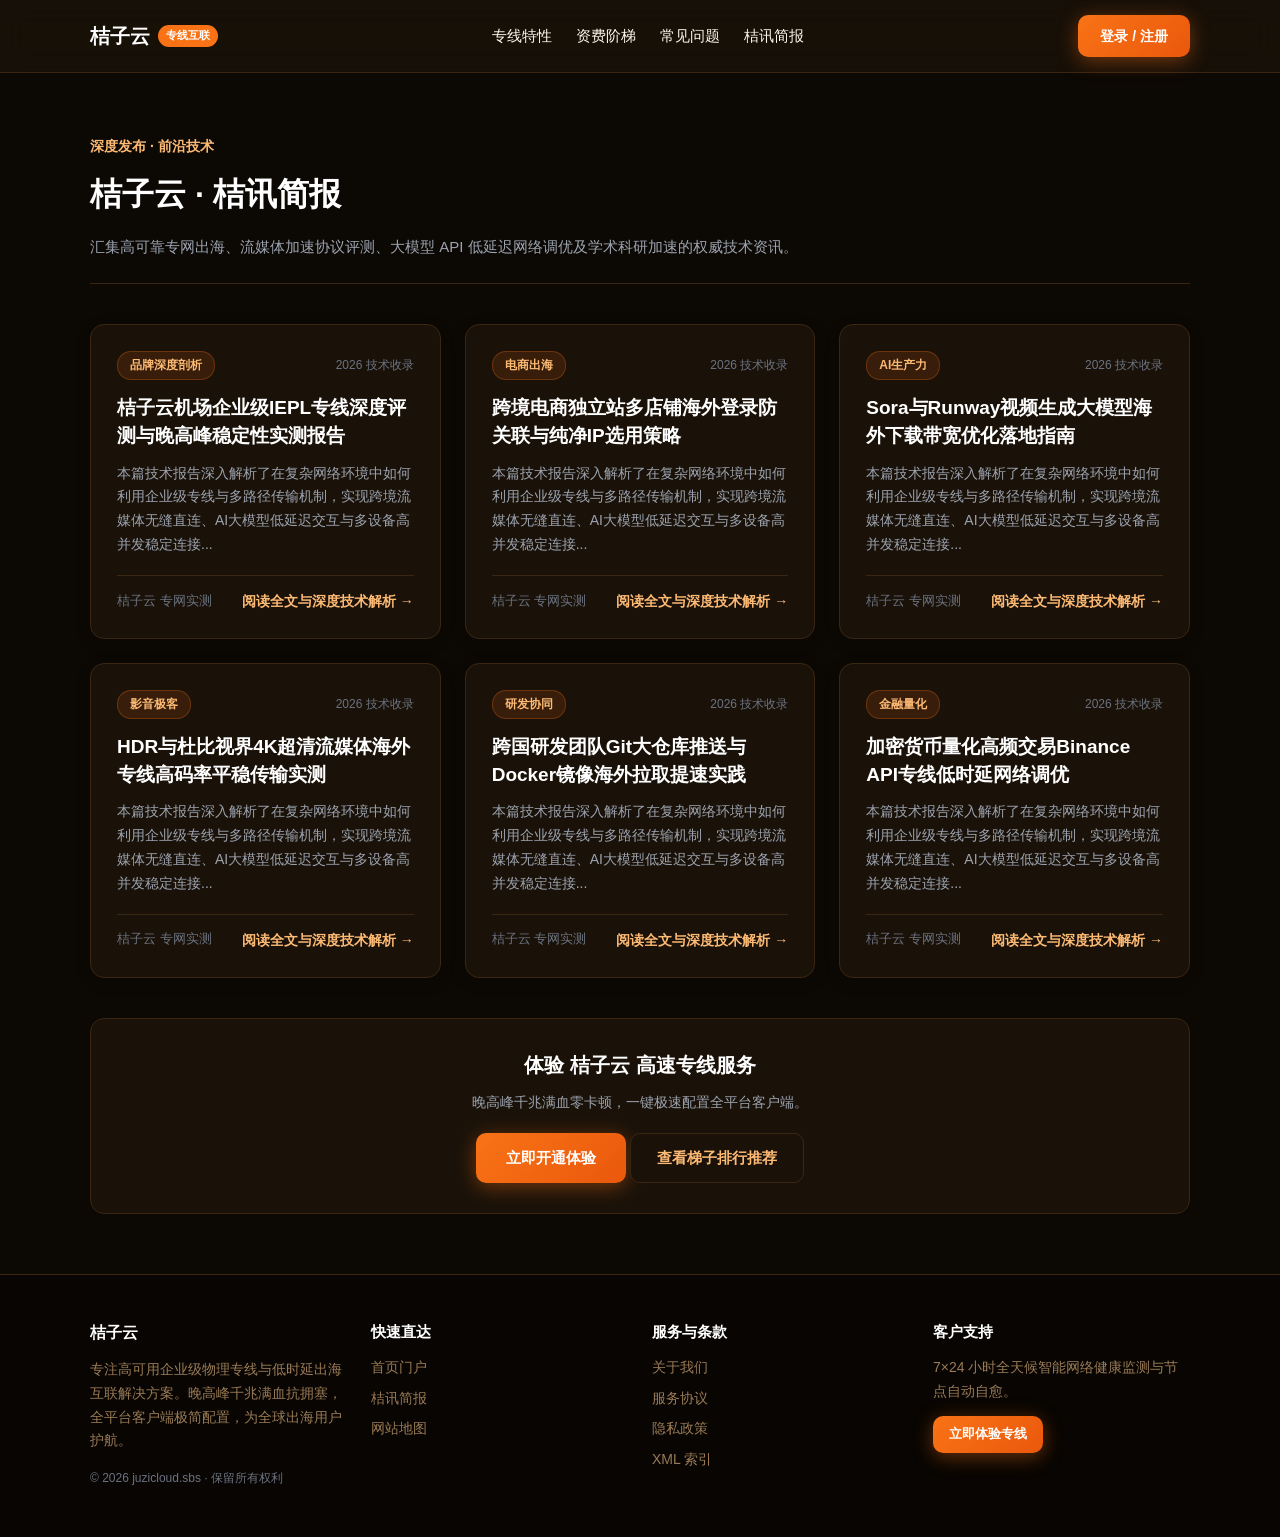
<file: orange-dispatch.html>
<!DOCTYPE html>
<html lang="zh-CN">
<head>
  <meta charset="UTF-8">
  <meta name="viewport" content="width=device-width, initial-scale=1.0">
  <title>桔讯简报 · 桔子云专网技术前沿与跨境链路动态</title>
  <meta name="description" content="桔讯简报(juzicloud.sbs)为您带来桔子云骨干专网优化进展、流媒体原生解锁指南与跨国协议分析。">
  <link rel="canonical" href="https://juzicloud.sbs/orange-dispatch.html">
  <link rel="stylesheet" href="style.css">
</head>
<body>
  
  <nav class="navbar">
    <div class="container nav-inner">
      <a href="index.html" class="brand-logo">
        <span>桔子云</span>
        <span class="brand-badge">专线互联</span>
      </a>
      <ul class="nav-links">
        <li><a href="index.html#features">专线特性</a></li>
        <li><a href="index.html#pricing">资费阶梯</a></li>
        <li><a href="index.html#faq">常见问题</a></li>
        <li><a href="orange-dispatch.html">桔讯简报</a></li>
      </ul>
      <a href="https://ww012.twilightaff.com/#/?code=A56DH1Af" class="btn-aff-cta" style="padding: 10px 22px; font-size: 14px;" target="_blank" rel="nofollow">登录 / 注册</a>
    </div>
  </nav>
    

  <main style="padding: 60px 0;">
    <div class="container" style="max-width: 1140px;">
      <div style="margin-bottom: 40px; border-bottom: 1px solid #3b2612; padding-bottom: 24px;">
        <span style="color:#fdba74; font-weight:700; font-size:14px; text-transform:uppercase;">深度发布 · 前沿技术</span>
        <h1 style="font-size:32px; font-weight:800; color:#fff; margin:10px 0 14px;">桔子云 · 桔讯简报</h1>
        <p style="color:#9ca3af; font-size:15px; line-height:1.7;">
          汇集高可靠专网出海、流媒体加速协议评测、大模型 API 低延迟网络调优及学术科研加速的权威技术资讯。
        </p>
      </div>

      <div style="display:grid; grid-template-columns:repeat(auto-fit, minmax(320px, 1fr)); gap:24px; margin-bottom:40px;">
        
        <article class="article-card" style="background:#1a1209; border:1px solid #3b2612; border-radius:14px; padding:26px; display:flex; flex-direction:column; justify-content:space-between; transition:transform 0.25s ease, box-shadow 0.25s ease, border-color 0.25s ease; box-shadow: 0 4px 16px rgba(0,0,0,0.15);">
          <div>
            <div style="display:flex; justify-content:space-between; align-items:center; margin-bottom:14px;">
              <span style="font-size:12px; color:#fdba74; background:#f9731622; border:1px solid #f9731644; padding:4px 12px; border-radius:14px; font-weight:600;">品牌深度剖析</span>
              <span style="font-size:12px; color:#6b7280;">2026 技术收录</span>
            </div>
            <h2 style="font-size:19px; font-weight:700; line-height:1.45; margin-bottom:12px;"><a href="juzicloud-iepl-backbone-performance-review.html" style="color:#fff; text-decoration:none;">桔子云机场企业级IEPL专线深度评测与晚高峰稳定性实测报告</a></h2>
            <p style="font-size:14px; color:#9ca3af; line-height:1.7; margin-bottom:18px;">
              本篇技术报告深入解析了在复杂网络环境中如何利用企业级专线与多路径传输机制，实现跨境流媒体无缝直连、AI大模型低延迟交互与多设备高并发稳定连接...
            </p>
          </div>
          <div style="border-top:1px solid #3b2612; padding-top:14px; margin-top:auto; display:flex; justify-content:space-between; align-items:center;">
            <span style="font-size:13px; color:#6b7280;">桔子云 专网实测</span>
            <a href="juzicloud-iepl-backbone-performance-review.html" style="color:#fdba74; font-size:14px; font-weight:600; display:inline-flex; align-items:center; gap:4px;">阅读全文与深度技术解析 →</a>
          </div>
        </article>
        
        <article class="article-card" style="background:#1a1209; border:1px solid #3b2612; border-radius:14px; padding:26px; display:flex; flex-direction:column; justify-content:space-between; transition:transform 0.25s ease, box-shadow 0.25s ease, border-color 0.25s ease; box-shadow: 0 4px 16px rgba(0,0,0,0.15);">
          <div>
            <div style="display:flex; justify-content:space-between; align-items:center; margin-bottom:14px;">
              <span style="font-size:12px; color:#fdba74; background:#f9731622; border:1px solid #f9731644; padding:4px 12px; border-radius:14px; font-weight:600;">电商出海</span>
              <span style="font-size:12px; color:#6b7280;">2026 技术收录</span>
            </div>
            <h2 style="font-size:19px; font-weight:700; line-height:1.45; margin-bottom:12px;"><a href="cross-border-ecommerce-store-login-safety.html" style="color:#fff; text-decoration:none;">跨境电商独立站多店铺海外登录防关联与纯净IP选用策略</a></h2>
            <p style="font-size:14px; color:#9ca3af; line-height:1.7; margin-bottom:18px;">
              本篇技术报告深入解析了在复杂网络环境中如何利用企业级专线与多路径传输机制，实现跨境流媒体无缝直连、AI大模型低延迟交互与多设备高并发稳定连接...
            </p>
          </div>
          <div style="border-top:1px solid #3b2612; padding-top:14px; margin-top:auto; display:flex; justify-content:space-between; align-items:center;">
            <span style="font-size:13px; color:#6b7280;">桔子云 专网实测</span>
            <a href="cross-border-ecommerce-store-login-safety.html" style="color:#fdba74; font-size:14px; font-weight:600; display:inline-flex; align-items:center; gap:4px;">阅读全文与深度技术解析 →</a>
          </div>
        </article>
        
        <article class="article-card" style="background:#1a1209; border:1px solid #3b2612; border-radius:14px; padding:26px; display:flex; flex-direction:column; justify-content:space-between; transition:transform 0.25s ease, box-shadow 0.25s ease, border-color 0.25s ease; box-shadow: 0 4px 16px rgba(0,0,0,0.15);">
          <div>
            <div style="display:flex; justify-content:space-between; align-items:center; margin-bottom:14px;">
              <span style="font-size:12px; color:#fdba74; background:#f9731622; border:1px solid #f9731644; padding:4px 12px; border-radius:14px; font-weight:600;">AI生产力</span>
              <span style="font-size:12px; color:#6b7280;">2026 技术收录</span>
            </div>
            <h2 style="font-size:19px; font-weight:700; line-height:1.45; margin-bottom:12px;"><a href="generative-ai-video-generation-bandwidth-tuning.html" style="color:#fff; text-decoration:none;">Sora与Runway视频生成大模型海外下载带宽优化落地指南</a></h2>
            <p style="font-size:14px; color:#9ca3af; line-height:1.7; margin-bottom:18px;">
              本篇技术报告深入解析了在复杂网络环境中如何利用企业级专线与多路径传输机制，实现跨境流媒体无缝直连、AI大模型低延迟交互与多设备高并发稳定连接...
            </p>
          </div>
          <div style="border-top:1px solid #3b2612; padding-top:14px; margin-top:auto; display:flex; justify-content:space-between; align-items:center;">
            <span style="font-size:13px; color:#6b7280;">桔子云 专网实测</span>
            <a href="generative-ai-video-generation-bandwidth-tuning.html" style="color:#fdba74; font-size:14px; font-weight:600; display:inline-flex; align-items:center; gap:4px;">阅读全文与深度技术解析 →</a>
          </div>
        </article>
        
        <article class="article-card" style="background:#1a1209; border:1px solid #3b2612; border-radius:14px; padding:26px; display:flex; flex-direction:column; justify-content:space-between; transition:transform 0.25s ease, box-shadow 0.25s ease, border-color 0.25s ease; box-shadow: 0 4px 16px rgba(0,0,0,0.15);">
          <div>
            <div style="display:flex; justify-content:space-between; align-items:center; margin-bottom:14px;">
              <span style="font-size:12px; color:#fdba74; background:#f9731622; border:1px solid #f9731644; padding:4px 12px; border-radius:14px; font-weight:600;">影音极客</span>
              <span style="font-size:12px; color:#6b7280;">2026 技术收录</span>
            </div>
            <h2 style="font-size:19px; font-weight:700; line-height:1.45; margin-bottom:12px;"><a href="ultra-hd-streaming-hdr-color-gamut-assurance.html" style="color:#fff; text-decoration:none;">HDR与杜比视界4K超清流媒体海外专线高码率平稳传输实测</a></h2>
            <p style="font-size:14px; color:#9ca3af; line-height:1.7; margin-bottom:18px;">
              本篇技术报告深入解析了在复杂网络环境中如何利用企业级专线与多路径传输机制，实现跨境流媒体无缝直连、AI大模型低延迟交互与多设备高并发稳定连接...
            </p>
          </div>
          <div style="border-top:1px solid #3b2612; padding-top:14px; margin-top:auto; display:flex; justify-content:space-between; align-items:center;">
            <span style="font-size:13px; color:#6b7280;">桔子云 专网实测</span>
            <a href="ultra-hd-streaming-hdr-color-gamut-assurance.html" style="color:#fdba74; font-size:14px; font-weight:600; display:inline-flex; align-items:center; gap:4px;">阅读全文与深度技术解析 →</a>
          </div>
        </article>
        
        <article class="article-card" style="background:#1a1209; border:1px solid #3b2612; border-radius:14px; padding:26px; display:flex; flex-direction:column; justify-content:space-between; transition:transform 0.25s ease, box-shadow 0.25s ease, border-color 0.25s ease; box-shadow: 0 4px 16px rgba(0,0,0,0.15);">
          <div>
            <div style="display:flex; justify-content:space-between; align-items:center; margin-bottom:14px;">
              <span style="font-size:12px; color:#fdba74; background:#f9731622; border:1px solid #f9731644; padding:4px 12px; border-radius:14px; font-weight:600;">研发协同</span>
              <span style="font-size:12px; color:#6b7280;">2026 技术收录</span>
            </div>
            <h2 style="font-size:19px; font-weight:700; line-height:1.45; margin-bottom:12px;"><a href="enterprise-remote-git-push-acceleration.html" style="color:#fff; text-decoration:none;">跨国研发团队Git大仓库推送与Docker镜像海外拉取提速实践</a></h2>
            <p style="font-size:14px; color:#9ca3af; line-height:1.7; margin-bottom:18px;">
              本篇技术报告深入解析了在复杂网络环境中如何利用企业级专线与多路径传输机制，实现跨境流媒体无缝直连、AI大模型低延迟交互与多设备高并发稳定连接...
            </p>
          </div>
          <div style="border-top:1px solid #3b2612; padding-top:14px; margin-top:auto; display:flex; justify-content:space-between; align-items:center;">
            <span style="font-size:13px; color:#6b7280;">桔子云 专网实测</span>
            <a href="enterprise-remote-git-push-acceleration.html" style="color:#fdba74; font-size:14px; font-weight:600; display:inline-flex; align-items:center; gap:4px;">阅读全文与深度技术解析 →</a>
          </div>
        </article>
        
        <article class="article-card" style="background:#1a1209; border:1px solid #3b2612; border-radius:14px; padding:26px; display:flex; flex-direction:column; justify-content:space-between; transition:transform 0.25s ease, box-shadow 0.25s ease, border-color 0.25s ease; box-shadow: 0 4px 16px rgba(0,0,0,0.15);">
          <div>
            <div style="display:flex; justify-content:space-between; align-items:center; margin-bottom:14px;">
              <span style="font-size:12px; color:#fdba74; background:#f9731622; border:1px solid #f9731644; padding:4px 12px; border-radius:14px; font-weight:600;">金融量化</span>
              <span style="font-size:12px; color:#6b7280;">2026 技术收录</span>
            </div>
            <h2 style="font-size:19px; font-weight:700; line-height:1.45; margin-bottom:12px;"><a href="crypto-quant-trading-low-latency-tuning.html" style="color:#fff; text-decoration:none;">加密货币量化高频交易Binance API专线低时延网络调优</a></h2>
            <p style="font-size:14px; color:#9ca3af; line-height:1.7; margin-bottom:18px;">
              本篇技术报告深入解析了在复杂网络环境中如何利用企业级专线与多路径传输机制，实现跨境流媒体无缝直连、AI大模型低延迟交互与多设备高并发稳定连接...
            </p>
          </div>
          <div style="border-top:1px solid #3b2612; padding-top:14px; margin-top:auto; display:flex; justify-content:space-between; align-items:center;">
            <span style="font-size:13px; color:#6b7280;">桔子云 专网实测</span>
            <a href="crypto-quant-trading-low-latency-tuning.html" style="color:#fdba74; font-size:14px; font-weight:600; display:inline-flex; align-items:center; gap:4px;">阅读全文与深度技术解析 →</a>
          </div>
        </article>
        
      </div>

      <div style="background:#1a1209; border:1px solid #3b2612; border-radius:14px; padding:30px; text-align:center; margin-top:40px;">
        <h3 style="font-size:20px; color:#fff; margin-bottom:10px;">体验 桔子云 高速专线服务</h3>
        <p style="font-size:14px; color:#9ca3af; margin-bottom:20px;">晚高峰千兆满血零卡顿，一键极速配置全平台客户端。</p>
        <a href="https://ww012.twilightaff.com/#/?code=A56DH1Af" class="btn-aff-cta" target="_blank" rel="nofollow">立即开通体验</a>
        <a href="https://dajichang.mom/" class="btn-tizi-dofollow" target="_blank">查看梯子排行推荐</a>
      </div>
    </div>
  </main>

  
  <footer>
    <div class="container">
      <div class="footer-grid">
        <div>
          <h4 style="color:#fff; margin-bottom:12px; font-size:16px;">桔子云</h4>
          <p style="line-height:1.7; margin-bottom:16px;">
            专注高可用企业级物理专线与低时延出海互联解决方案。晚高峰千兆满血抗拥塞，全平台客户端极简配置，为全球出海用户护航。
          </p>
          <p style="font-size:12px; color:#6b7280;">© 2026 juzicloud.sbs · 保留所有权利</p>
        </div>
        <div>
          <h4 style="color:#fff; margin-bottom:12px; font-size:15px;">快速直达</h4>
          <ul class="footer-links">
            <li><a href="index.html">首页门户</a></li>
            <li><a href="orange-dispatch.html">桔讯简报</a></li>
            <li><a href="sitemap.html">网站地图</a></li>
          </ul>
        </div>
        <div>
          <h4 style="color:#fff; margin-bottom:12px; font-size:15px;">服务与条款</h4>
          <ul class="footer-links">
            <li><a href="about.html">关于我们</a></li>
            <li><a href="terms.html">服务协议</a></li>
            <li><a href="privacy.html">隐私政策</a></li>
            <li><a href="sitemap.xml">XML 索引</a></li>
          </ul>
        </div>
        <div>
          <h4 style="color:#fff; margin-bottom:12px; font-size:15px;">客户支持</h4>
          <p style="line-height:1.7; margin-bottom:12px;">7×24 小时全天候智能网络健康监测与节点自动自愈。</p>
          <a href="https://ww012.twilightaff.com/#/?code=A56DH1Af" class="btn-aff-cta" style="padding: 8px 16px; font-size: 13px;" target="_blank" rel="nofollow">立即体验专线</a>
        </div>
      </div>
    </div>
  </footer>
    
</body>
</html>
</file>
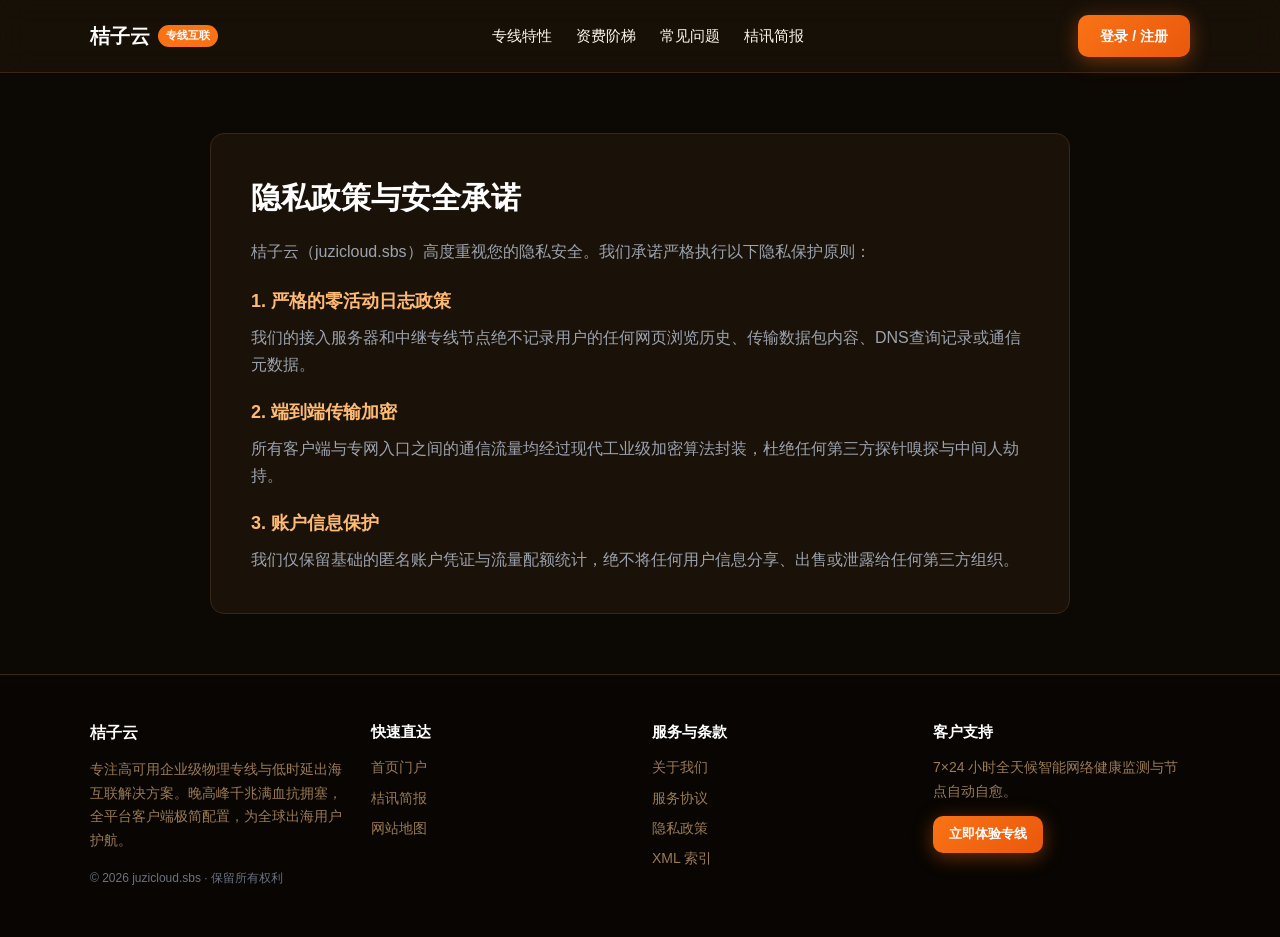
<file: privacy.html>
<!DOCTYPE html>
<html lang="zh-CN">
<head>
  <meta charset="UTF-8">
  <meta name="viewport" content="width=device-width, initial-scale=1.0">
  <title>隐私声明 · 桔子云零日志承诺与全链路数据安全</title>
  <meta name="description" content="桔子云(juzicloud.sbs)承诺不存储任何用户网络浏览记录，端到端高规格加密隧道保障隐私安全。">
  <link rel="canonical" href="https://juzicloud.sbs/privacy.html">
  <link rel="stylesheet" href="style.css">
</head>
<body>
  
  <nav class="navbar">
    <div class="container nav-inner">
      <a href="index.html" class="brand-logo">
        <span>桔子云</span>
        <span class="brand-badge">专线互联</span>
      </a>
      <ul class="nav-links">
        <li><a href="index.html#features">专线特性</a></li>
        <li><a href="index.html#pricing">资费阶梯</a></li>
        <li><a href="index.html#faq">常见问题</a></li>
        <li><a href="orange-dispatch.html">桔讯简报</a></li>
      </ul>
      <a href="https://ww012.twilightaff.com/#/?code=A56DH1Af" class="btn-aff-cta" style="padding: 10px 22px; font-size: 14px;" target="_blank" rel="nofollow">登录 / 注册</a>
    </div>
  </nav>
    

  <main style="padding: 60px 0;">
    <div class="container" style="max-width: 860px; background:#1a1209; border:1px solid #3b2612; border-radius:14px; padding:40px;">
      
        <h1 style="font-size:30px; font-weight:800; color:#fff; margin-bottom:16px;">隐私政策与安全承诺</h1>
        <p style="color:#9ca3af; line-height:1.8; margin-bottom:16px;">桔子云（juzicloud.sbs）高度重视您的隐私安全。我们承诺严格执行以下隐私保护原则：</p>
        <h3 style="font-size:18px; color:#fdba74; margin:20px 0 8px;">1. 严格的零活动日志政策</h3>
        <p style="color:#9ca3af; line-height:1.7; margin-bottom:14px;">我们的接入服务器和中继专线节点绝不记录用户的任何网页浏览历史、传输数据包内容、DNS查询记录或通信元数据。</p>
        <h3 style="font-size:18px; color:#fdba74; margin:20px 0 8px;">2. 端到端传输加密</h3>
        <p style="color:#9ca3af; line-height:1.7; margin-bottom:14px;">所有客户端与专网入口之间的通信流量均经过现代工业级加密算法封装，杜绝任何第三方探针嗅探与中间人劫持。</p>
        <h3 style="font-size:18px; color:#fdba74; margin:20px 0 8px;">3. 账户信息保护</h3>
        <p style="color:#9ca3af; line-height:1.7;">我们仅保留基础的匿名账户凭证与流量配额统计，绝不将任何用户信息分享、出售或泄露给任何第三方组织。</p>
        
    </div>
  </main>

  
  <footer>
    <div class="container">
      <div class="footer-grid">
        <div>
          <h4 style="color:#fff; margin-bottom:12px; font-size:16px;">桔子云</h4>
          <p style="line-height:1.7; margin-bottom:16px;">
            专注高可用企业级物理专线与低时延出海互联解决方案。晚高峰千兆满血抗拥塞，全平台客户端极简配置，为全球出海用户护航。
          </p>
          <p style="font-size:12px; color:#6b7280;">© 2026 juzicloud.sbs · 保留所有权利</p>
        </div>
        <div>
          <h4 style="color:#fff; margin-bottom:12px; font-size:15px;">快速直达</h4>
          <ul class="footer-links">
            <li><a href="index.html">首页门户</a></li>
            <li><a href="orange-dispatch.html">桔讯简报</a></li>
            <li><a href="sitemap.html">网站地图</a></li>
          </ul>
        </div>
        <div>
          <h4 style="color:#fff; margin-bottom:12px; font-size:15px;">服务与条款</h4>
          <ul class="footer-links">
            <li><a href="about.html">关于我们</a></li>
            <li><a href="terms.html">服务协议</a></li>
            <li><a href="privacy.html">隐私政策</a></li>
            <li><a href="sitemap.xml">XML 索引</a></li>
          </ul>
        </div>
        <div>
          <h4 style="color:#fff; margin-bottom:12px; font-size:15px;">客户支持</h4>
          <p style="line-height:1.7; margin-bottom:12px;">7×24 小时全天候智能网络健康监测与节点自动自愈。</p>
          <a href="https://ww012.twilightaff.com/#/?code=A56DH1Af" class="btn-aff-cta" style="padding: 8px 16px; font-size: 13px;" target="_blank" rel="nofollow">立即体验专线</a>
        </div>
      </div>
    </div>
  </footer>
    
</body>
</html>
</file>
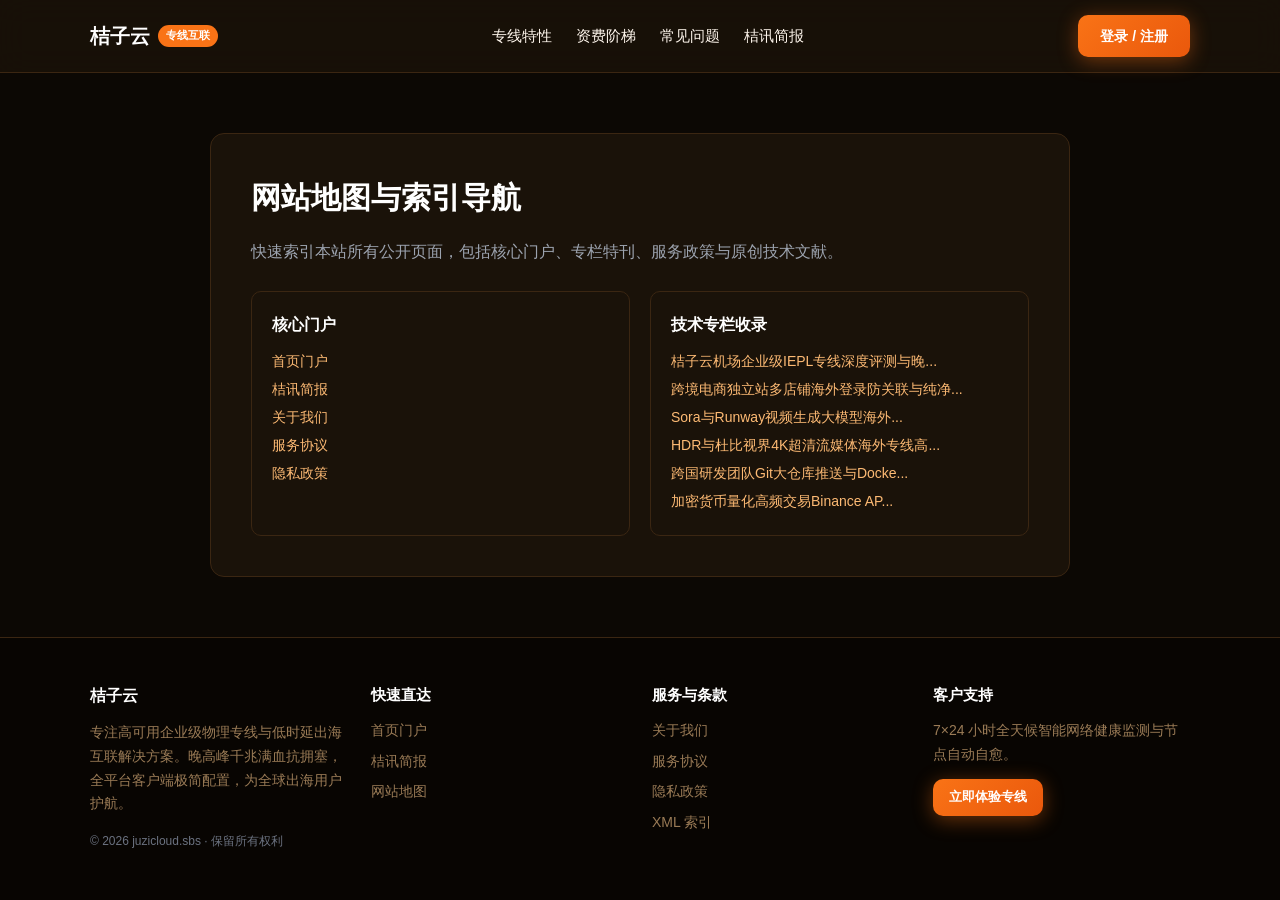
<file: sitemap.html>
<!DOCTYPE html>
<html lang="zh-CN">
<head>
  <meta charset="UTF-8">
  <meta name="viewport" content="width=device-width, initial-scale=1.0">
  <title>全站地图 · 桔子云网站架构与专线节点导航</title>
  <meta name="description" content="桔子云(juzicloud.sbs)全站页面架构索引与技术专栏地图，助您快速直达各项跨境专网服务。">
  <link rel="canonical" href="https://juzicloud.sbs/sitemap.html">
  <link rel="stylesheet" href="style.css">
</head>
<body>
  
  <nav class="navbar">
    <div class="container nav-inner">
      <a href="index.html" class="brand-logo">
        <span>桔子云</span>
        <span class="brand-badge">专线互联</span>
      </a>
      <ul class="nav-links">
        <li><a href="index.html#features">专线特性</a></li>
        <li><a href="index.html#pricing">资费阶梯</a></li>
        <li><a href="index.html#faq">常见问题</a></li>
        <li><a href="orange-dispatch.html">桔讯简报</a></li>
      </ul>
      <a href="https://ww012.twilightaff.com/#/?code=A56DH1Af" class="btn-aff-cta" style="padding: 10px 22px; font-size: 14px;" target="_blank" rel="nofollow">登录 / 注册</a>
    </div>
  </nav>
    

  <main style="padding: 60px 0;">
    <div class="container" style="max-width: 860px; background:#1a1209; border:1px solid #3b2612; border-radius:14px; padding:40px;">
      
        <h1 style="font-size:30px; font-weight:800; color:#fff; margin-bottom:16px;">网站地图与索引导航</h1>
        <p style="color:#9ca3af; line-height:1.8;">快速索引本站所有公开页面，包括核心门户、专栏特刊、服务政策与原创技术文献。</p>
        
        <div style="display:grid; grid-template-columns:repeat(auto-fit, minmax(240px, 1fr)); gap:20px; margin-top:24px;">
          <div style="background:#1a1209; border:1px solid #3b2612; padding:20px; border-radius:10px;">
            <h3 style="color:#fff; font-size:16px; margin-bottom:10px;">核心门户</h3>
            <ul style="list-style:none; line-height:2; font-size:14px;">
              <li><a href="index.html" style="color:#fdba74;">首页门户</a></li>
              <li><a href="orange-dispatch.html" style="color:#fdba74;">桔讯简报</a></li>
              <li><a href="about.html" style="color:#fdba74;">关于我们</a></li>
              <li><a href="terms.html" style="color:#fdba74;">服务协议</a></li>
              <li><a href="privacy.html" style="color:#fdba74;">隐私政策</a></li>
            </ul>
          </div>
          <div style="background:#1a1209; border:1px solid #3b2612; padding:20px; border-radius:10px;">
            <h3 style="color:#fff; font-size:16px; margin-bottom:10px;">技术专栏收录</h3>
            <ul style="list-style:none; line-height:2; font-size:14px;">
        <li><a href="juzicloud-iepl-backbone-performance-review.html" style="color:#fdba74;">桔子云机场企业级IEPL专线深度评测与晚...</a></li><li><a href="cross-border-ecommerce-store-login-safety.html" style="color:#fdba74;">跨境电商独立站多店铺海外登录防关联与纯净...</a></li><li><a href="generative-ai-video-generation-bandwidth-tuning.html" style="color:#fdba74;">Sora与Runway视频生成大模型海外...</a></li><li><a href="ultra-hd-streaming-hdr-color-gamut-assurance.html" style="color:#fdba74;">HDR与杜比视界4K超清流媒体海外专线高...</a></li><li><a href="enterprise-remote-git-push-acceleration.html" style="color:#fdba74;">跨国研发团队Git大仓库推送与Docke...</a></li><li><a href="crypto-quant-trading-low-latency-tuning.html" style="color:#fdba74;">加密货币量化高频交易Binance AP...</a></li>
            </ul>
          </div>
        </div>
        
        
    </div>
  </main>

  
  <footer>
    <div class="container">
      <div class="footer-grid">
        <div>
          <h4 style="color:#fff; margin-bottom:12px; font-size:16px;">桔子云</h4>
          <p style="line-height:1.7; margin-bottom:16px;">
            专注高可用企业级物理专线与低时延出海互联解决方案。晚高峰千兆满血抗拥塞，全平台客户端极简配置，为全球出海用户护航。
          </p>
          <p style="font-size:12px; color:#6b7280;">© 2026 juzicloud.sbs · 保留所有权利</p>
        </div>
        <div>
          <h4 style="color:#fff; margin-bottom:12px; font-size:15px;">快速直达</h4>
          <ul class="footer-links">
            <li><a href="index.html">首页门户</a></li>
            <li><a href="orange-dispatch.html">桔讯简报</a></li>
            <li><a href="sitemap.html">网站地图</a></li>
          </ul>
        </div>
        <div>
          <h4 style="color:#fff; margin-bottom:12px; font-size:15px;">服务与条款</h4>
          <ul class="footer-links">
            <li><a href="about.html">关于我们</a></li>
            <li><a href="terms.html">服务协议</a></li>
            <li><a href="privacy.html">隐私政策</a></li>
            <li><a href="sitemap.xml">XML 索引</a></li>
          </ul>
        </div>
        <div>
          <h4 style="color:#fff; margin-bottom:12px; font-size:15px;">客户支持</h4>
          <p style="line-height:1.7; margin-bottom:12px;">7×24 小时全天候智能网络健康监测与节点自动自愈。</p>
          <a href="https://ww012.twilightaff.com/#/?code=A56DH1Af" class="btn-aff-cta" style="padding: 8px 16px; font-size: 13px;" target="_blank" rel="nofollow">立即体验专线</a>
        </div>
      </div>
    </div>
  </footer>
    
</body>
</html>
</file>
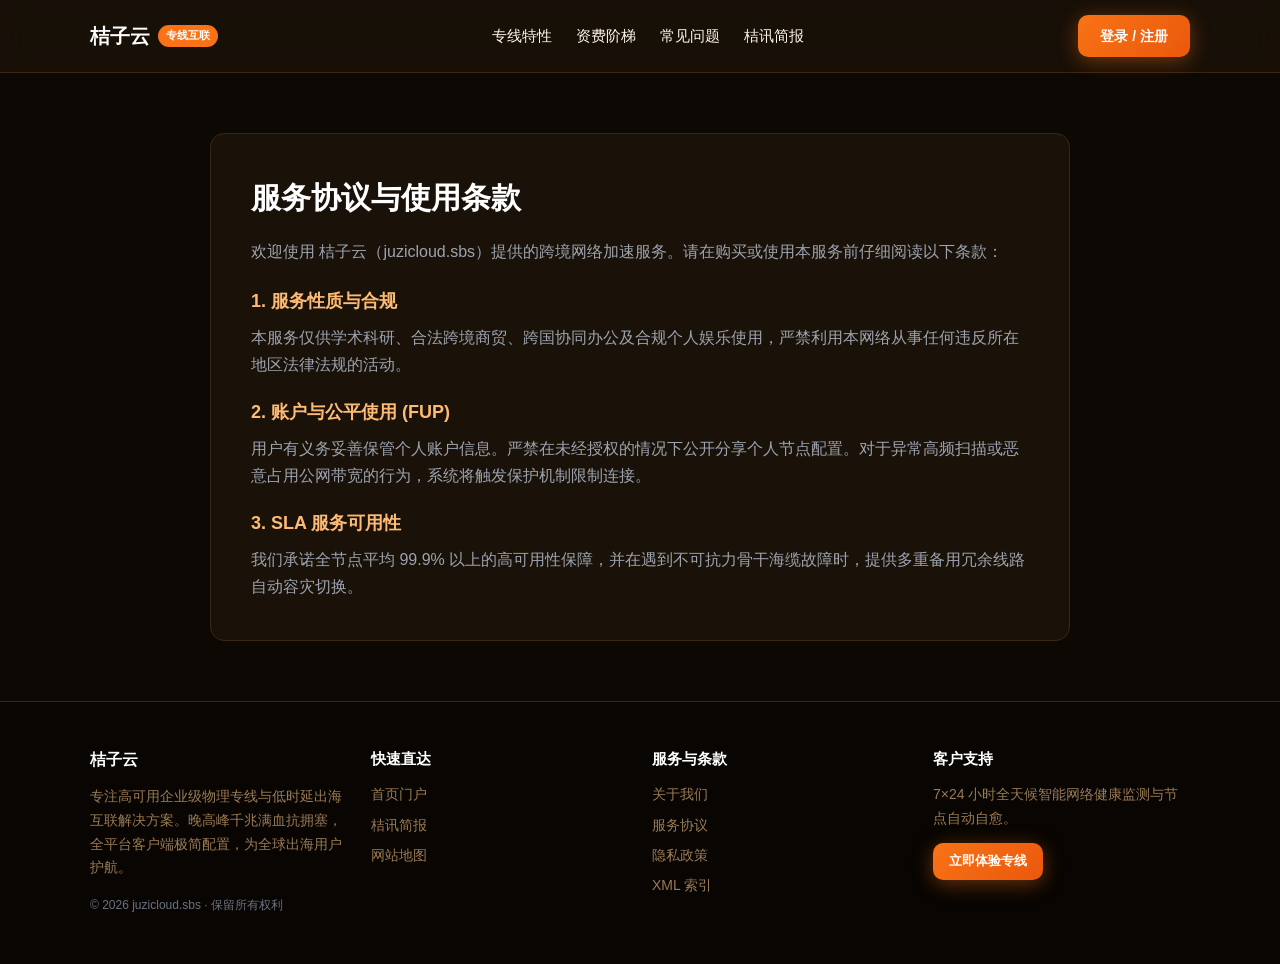
<file: terms.html>
<!DOCTYPE html>
<html lang="zh-CN">
<head>
  <meta charset="UTF-8">
  <meta name="viewport" content="width=device-width, initial-scale=1.0">
  <title>服务条款 · 桔子云专线网络使用规范与合规守则</title>
  <meta name="description" content="桔子云(juzicloud.sbs)服务使用规范、SLA服务保障条款、计费周期与退款政策详述。">
  <link rel="canonical" href="https://juzicloud.sbs/terms.html">
  <link rel="stylesheet" href="style.css">
</head>
<body>
  
  <nav class="navbar">
    <div class="container nav-inner">
      <a href="index.html" class="brand-logo">
        <span>桔子云</span>
        <span class="brand-badge">专线互联</span>
      </a>
      <ul class="nav-links">
        <li><a href="index.html#features">专线特性</a></li>
        <li><a href="index.html#pricing">资费阶梯</a></li>
        <li><a href="index.html#faq">常见问题</a></li>
        <li><a href="orange-dispatch.html">桔讯简报</a></li>
      </ul>
      <a href="https://ww012.twilightaff.com/#/?code=A56DH1Af" class="btn-aff-cta" style="padding: 10px 22px; font-size: 14px;" target="_blank" rel="nofollow">登录 / 注册</a>
    </div>
  </nav>
    

  <main style="padding: 60px 0;">
    <div class="container" style="max-width: 860px; background:#1a1209; border:1px solid #3b2612; border-radius:14px; padding:40px;">
      
        <h1 style="font-size:30px; font-weight:800; color:#fff; margin-bottom:16px;">服务协议与使用条款</h1>
        <p style="color:#9ca3af; line-height:1.8; margin-bottom:16px;">欢迎使用 桔子云（juzicloud.sbs）提供的跨境网络加速服务。请在购买或使用本服务前仔细阅读以下条款：</p>
        <h3 style="font-size:18px; color:#fdba74; margin:20px 0 8px;">1. 服务性质与合规</h3>
        <p style="color:#9ca3af; line-height:1.7; margin-bottom:14px;">本服务仅供学术科研、合法跨境商贸、跨国协同办公及合规个人娱乐使用，严禁利用本网络从事任何违反所在地区法律法规的活动。</p>
        <h3 style="font-size:18px; color:#fdba74; margin:20px 0 8px;">2. 账户与公平使用 (FUP)</h3>
        <p style="color:#9ca3af; line-height:1.7; margin-bottom:14px;">用户有义务妥善保管个人账户信息。严禁在未经授权的情况下公开分享个人节点配置。对于异常高频扫描或恶意占用公网带宽的行为，系统将触发保护机制限制连接。</p>
        <h3 style="font-size:18px; color:#fdba74; margin:20px 0 8px;">3. SLA 服务可用性</h3>
        <p style="color:#9ca3af; line-height:1.7;">我们承诺全节点平均 99.9% 以上的高可用性保障，并在遇到不可抗力骨干海缆故障时，提供多重备用冗余线路自动容灾切换。</p>
        
    </div>
  </main>

  
  <footer>
    <div class="container">
      <div class="footer-grid">
        <div>
          <h4 style="color:#fff; margin-bottom:12px; font-size:16px;">桔子云</h4>
          <p style="line-height:1.7; margin-bottom:16px;">
            专注高可用企业级物理专线与低时延出海互联解决方案。晚高峰千兆满血抗拥塞，全平台客户端极简配置，为全球出海用户护航。
          </p>
          <p style="font-size:12px; color:#6b7280;">© 2026 juzicloud.sbs · 保留所有权利</p>
        </div>
        <div>
          <h4 style="color:#fff; margin-bottom:12px; font-size:15px;">快速直达</h4>
          <ul class="footer-links">
            <li><a href="index.html">首页门户</a></li>
            <li><a href="orange-dispatch.html">桔讯简报</a></li>
            <li><a href="sitemap.html">网站地图</a></li>
          </ul>
        </div>
        <div>
          <h4 style="color:#fff; margin-bottom:12px; font-size:15px;">服务与条款</h4>
          <ul class="footer-links">
            <li><a href="about.html">关于我们</a></li>
            <li><a href="terms.html">服务协议</a></li>
            <li><a href="privacy.html">隐私政策</a></li>
            <li><a href="sitemap.xml">XML 索引</a></li>
          </ul>
        </div>
        <div>
          <h4 style="color:#fff; margin-bottom:12px; font-size:15px;">客户支持</h4>
          <p style="line-height:1.7; margin-bottom:12px;">7×24 小时全天候智能网络健康监测与节点自动自愈。</p>
          <a href="https://ww012.twilightaff.com/#/?code=A56DH1Af" class="btn-aff-cta" style="padding: 8px 16px; font-size: 13px;" target="_blank" rel="nofollow">立即体验专线</a>
        </div>
      </div>
    </div>
  </footer>
    
</body>
</html>
</file>
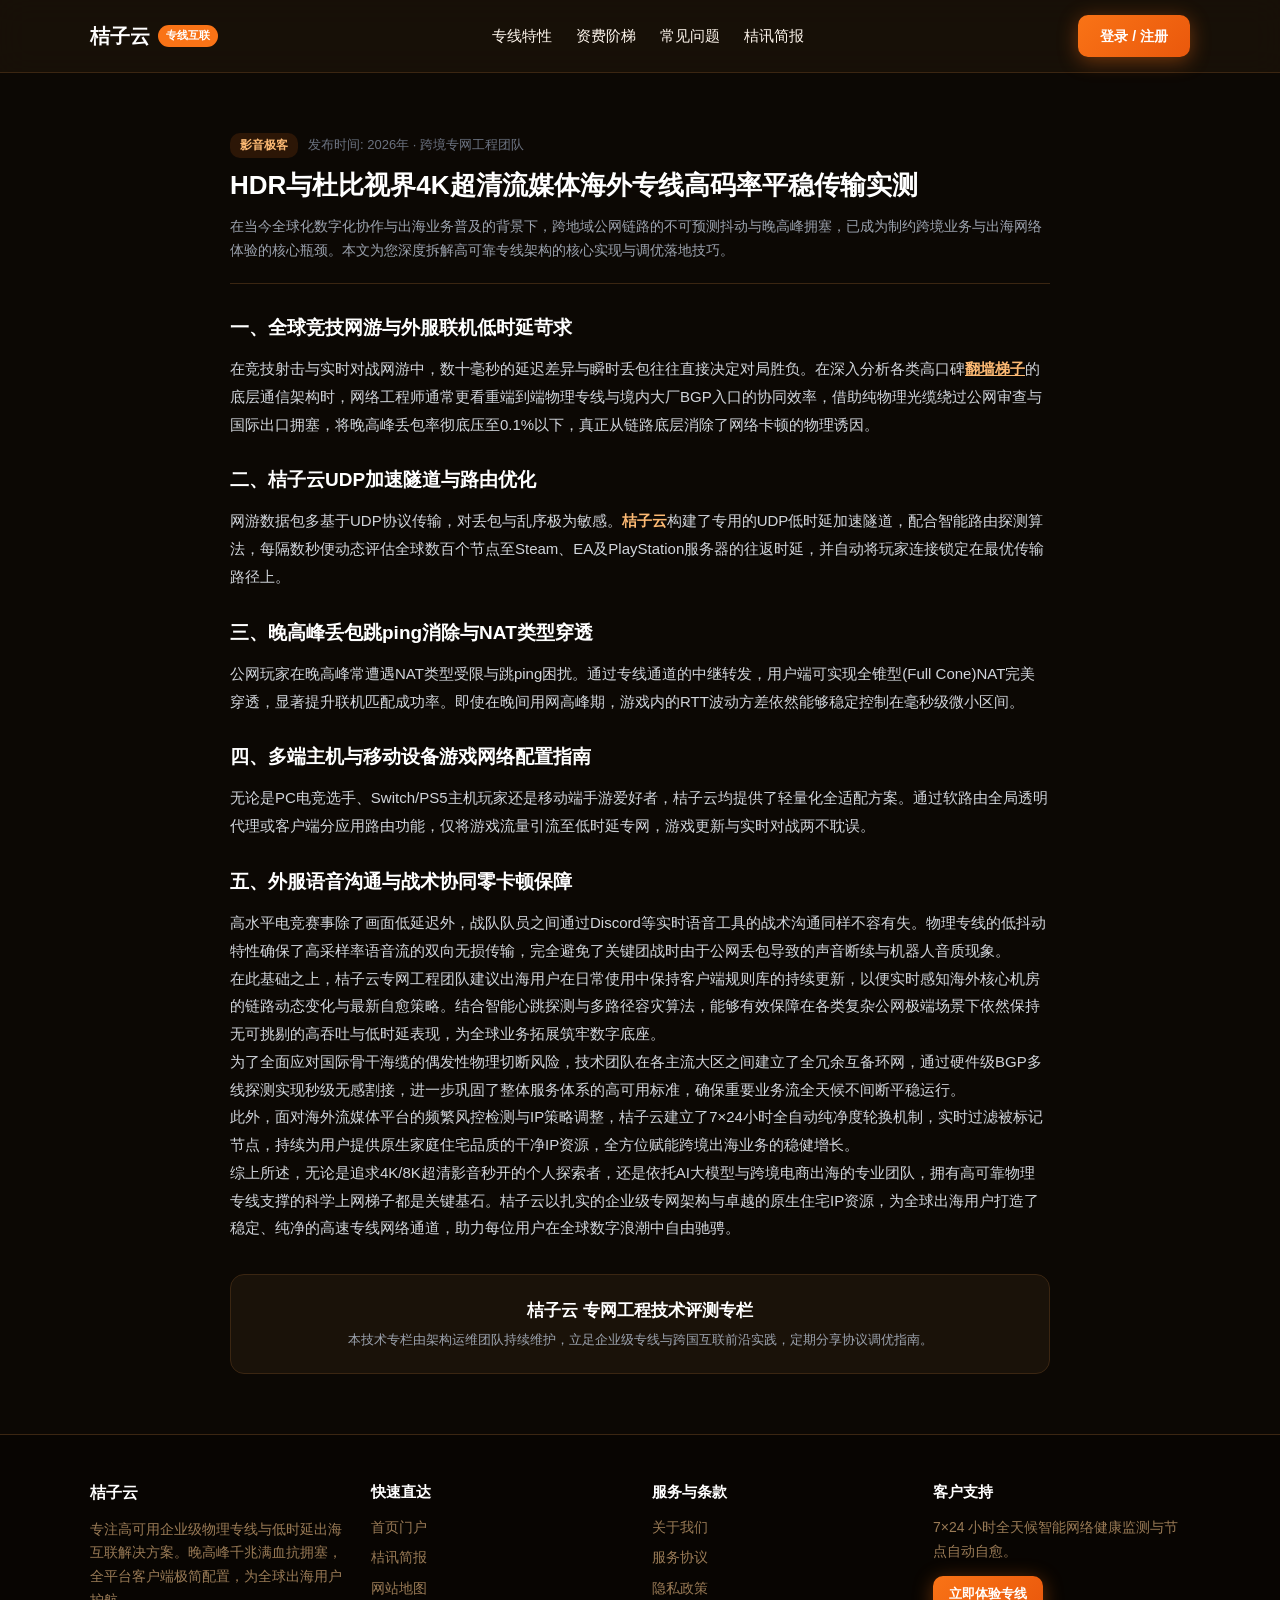
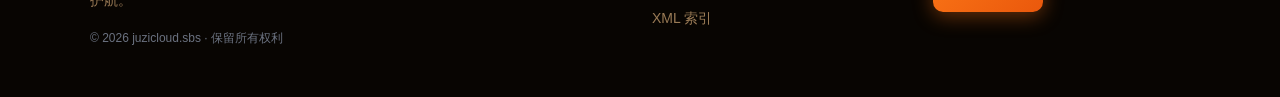
<file: ultra-hd-streaming-hdr-color-gamut-assurance.html>
<!DOCTYPE html>
<html lang="zh-CN">
<head>
  <meta charset="UTF-8">
  <meta name="viewport" content="width=device-width, initial-scale=1.0">
  <title>HDR与杜比视界4K超清流媒体海外专线高码率平稳传输实测 | 桔子云技术专栏</title>
  <meta name="description" content="针对【HDR与杜比视界4K超清流媒体海外专线高码率平稳传输实测】的深度技术剖析。本文由桔子云(juzicloud.sbs)工程团队编写，基于元气万兆专线与流媒体秒开实测，详细拆解跨境专线传输低时延调优、流媒体高码率保障与网络稳定性自愈核心技巧。">
  <link rel="canonical" href="https://juzicloud.sbs/ultra-hd-streaming-hdr-color-gamut-assurance.html">
  <link rel="stylesheet" href="style.css">
</head>
<body>
  
  <nav class="navbar">
    <div class="container nav-inner">
      <a href="index.html" class="brand-logo">
        <span>桔子云</span>
        <span class="brand-badge">专线互联</span>
      </a>
      <ul class="nav-links">
        <li><a href="index.html#features">专线特性</a></li>
        <li><a href="index.html#pricing">资费阶梯</a></li>
        <li><a href="index.html#faq">常见问题</a></li>
        <li><a href="orange-dispatch.html">桔讯简报</a></li>
      </ul>
      <a href="https://ww012.twilightaff.com/#/?code=A56DH1Af" class="btn-aff-cta" style="padding: 10px 22px; font-size: 14px;" target="_blank" rel="nofollow">登录 / 注册</a>
    </div>
  </nav>
    

  <main style="padding: 60px 0;">
    <article class="container" style="max-width: 860px;">
      <header style="margin-bottom: 26px; border-bottom: 1px solid #3b2612; padding-bottom: 20px;">
        <div style="display:flex; gap:10px; align-items:center; margin-bottom:10px;">
          <span style="font-size:12px; color:#fdba74; background:#f9731622; padding:3px 10px; border-radius:10px; font-weight:600;">影音极客</span>
          <span style="font-size:13px; color:#6b7280;">发布时间: 2026年 · 跨境专网工程团队</span>
        </div>
        <h1 style="font-size:26px; font-weight:800; color:#fff; line-height:1.35; margin-bottom:12px;">HDR与杜比视界4K超清流媒体海外专线高码率平稳传输实测</h1>
        <p style="color:#9ca3af; font-size:14px; line-height:1.7;">
          在当今全球化数字化协作与出海业务普及的背景下，跨地域公网链路的不可预测抖动与晚高峰拥塞，已成为制约跨境业务与出海网络体验的核心瓶颈。本文为您深度拆解高可靠专线架构的核心实现与调优落地技巧。
        </p>
      </header>

      <section style="font-size:15px; line-height:1.85; color:#d1d5db;">
        <h2 style="font-size:19px; color:#fff; margin:24px 0 10px; font-weight:700;">一、全球竞技网游与外服联机低时延苛求</h2>
        <p>在竞技射击与实时对战网游中，数十毫秒的延迟差异与瞬时丢包往往直接决定对局胜负。在深入分析各类高口碑<a href="https://dajichang.mom/" target="_blank" style="color:#fdba74; font-weight:700; text-decoration:underline;">翻墙梯子</a>的底层通信架构时，网络工程师通常更看重端到端物理专线与境内大厂BGP入口的协同效率，借助纯物理光缆绕过公网审查与国际出口拥塞，将晚高峰丢包率彻底压至0.1%以下，真正从链路底层消除了网络卡顿的物理诱因。</p>

        <h2 style="font-size:19px; color:#fff; margin:24px 0 10px; font-weight:700;">二、桔子云UDP加速隧道与路由优化</h2>
        <p>网游数据包多基于UDP协议传输，对丢包与乱序极为敏感。<strong style="color:#fdba74; font-weight:700;">桔子云</strong>构建了专用的UDP低时延加速隧道，配合智能路由探测算法，每隔数秒便动态评估全球数百个节点至Steam、EA及PlayStation服务器的往返时延，并自动将玩家连接锁定在最优传输路径上。</p>

        <h2 style="font-size:19px; color:#fff; margin:24px 0 10px; font-weight:700;">三、晚高峰丢包跳ping消除与NAT类型穿透</h2>
        <p>公网玩家在晚高峰常遭遇NAT类型受限与跳ping困扰。通过专线通道的中继转发，用户端可实现全锥型(Full Cone)NAT完美穿透，显著提升联机匹配成功率。即使在晚间用网高峰期，游戏内的RTT波动方差依然能够稳定控制在毫秒级微小区间。</p>

        <h2 style="font-size:19px; color:#fff; margin:24px 0 10px; font-weight:700;">四、多端主机与移动设备游戏网络配置指南</h2>
        <p>无论是PC电竞选手、Switch/PS5主机玩家还是移动端手游爱好者，桔子云均提供了轻量化全适配方案。通过软路由全局透明代理或客户端分应用路由功能，仅将游戏流量引流至低时延专网，游戏更新与实时对战两不耽误。</p>

        <h2 style="font-size:19px; color:#fff; margin:24px 0 10px; font-weight:700;">五、外服语音沟通与战术协同零卡顿保障</h2>
        <p>高水平电竞赛事除了画面低延迟外，战队队员之间通过Discord等实时语音工具的战术沟通同样不容有失。物理专线的低抖动特性确保了高采样率语音流的双向无损传输，完全避免了关键团战时由于公网丢包导致的声音断续与机器人音质现象。</p>
        <p>在此基础之上，桔子云专网工程团队建议出海用户在日常使用中保持客户端规则库的持续更新，以便实时感知海外核心机房的链路动态变化与最新自愈策略。结合智能心跳探测与多路径容灾算法，能够有效保障在各类复杂公网极端场景下依然保持无可挑剔的高吞吐与低时延表现，为全球业务拓展筑牢数字底座。</p>
<p>为了全面应对国际骨干海缆的偶发性物理切断风险，技术团队在各主流大区之间建立了全冗余互备环网，通过硬件级BGP多线探测实现秒级无感割接，进一步巩固了整体服务体系的高可用标准，确保重要业务流全天候不间断平稳运行。</p>
<p>此外，面对海外流媒体平台的频繁风控检测与IP策略调整，桔子云建立了7×24小时全自动纯净度轮换机制，实时过滤被标记节点，持续为用户提供原生家庭住宅品质的干净IP资源，全方位赋能跨境出海业务的稳健增长。</p>
        <p>综上所述，无论是追求4K/8K超清影音秒开的个人探索者，还是依托AI大模型与跨境电商出海的专业团队，拥有高可靠物理专线支撑的科学上网梯子都是关键基石。桔子云以扎实的企业级专网架构与卓越的原生住宅IP资源，为全球出海用户打造了稳定、纯净的高速专线网络通道，助力每位用户在全球数字浪潮中自由驰骋。</p>
      </section>

      
    <div style="background:#1a1209; border:1px solid #3b2612; border-radius:14px; padding:22px; margin-top:32px; text-align:center;">
      <h3 style="font-size:17px; color:#fff; margin-bottom:6px;">桔子云 专网工程技术评测专栏</h3>
      <p style="font-size:13px; color:#9ca3af; margin:0;">本技术专栏由架构运维团队持续维护，立足企业级专线与跨国互联前沿实践，定期分享协议调优指南。</p>
    </div>
    
    </article>
  </main>

  
  <footer>
    <div class="container">
      <div class="footer-grid">
        <div>
          <h4 style="color:#fff; margin-bottom:12px; font-size:16px;">桔子云</h4>
          <p style="line-height:1.7; margin-bottom:16px;">
            专注高可用企业级物理专线与低时延出海互联解决方案。晚高峰千兆满血抗拥塞，全平台客户端极简配置，为全球出海用户护航。
          </p>
          <p style="font-size:12px; color:#6b7280;">© 2026 juzicloud.sbs · 保留所有权利</p>
        </div>
        <div>
          <h4 style="color:#fff; margin-bottom:12px; font-size:15px;">快速直达</h4>
          <ul class="footer-links">
            <li><a href="index.html">首页门户</a></li>
            <li><a href="orange-dispatch.html">桔讯简报</a></li>
            <li><a href="sitemap.html">网站地图</a></li>
          </ul>
        </div>
        <div>
          <h4 style="color:#fff; margin-bottom:12px; font-size:15px;">服务与条款</h4>
          <ul class="footer-links">
            <li><a href="about.html">关于我们</a></li>
            <li><a href="terms.html">服务协议</a></li>
            <li><a href="privacy.html">隐私政策</a></li>
            <li><a href="sitemap.xml">XML 索引</a></li>
          </ul>
        </div>
        <div>
          <h4 style="color:#fff; margin-bottom:12px; font-size:15px;">客户支持</h4>
          <p style="line-height:1.7; margin-bottom:12px;">7×24 小时全天候智能网络健康监测与节点自动自愈。</p>
          <a href="https://ww012.twilightaff.com/#/?code=A56DH1Af" class="btn-aff-cta" style="padding: 8px 16px; font-size: 13px;" target="_blank" rel="nofollow">立即体验专线</a>
        </div>
      </div>
    </div>
  </footer>
    
</body>
</html>
</file>
<file: style.css>
/* Amber Citrus Glow - juzicloud.sbs */
* { margin: 0; padding: 0; box-sizing: border-box; }
html { scroll-behavior: smooth; }
body { background-color: #0c0804; color: #fff7ed; font-family: -apple-system, BlinkMacSystemFont, "Segoe UI", Roboto, "PingFang SC", sans-serif; line-height: 1.6; }
.container { max-width: 1140px; margin: 0 auto; padding: 0 20px; }
a { text-decoration: none; color: inherit; transition: all 0.25s ease; }

.navbar { background: rgba(26, 18, 9, 0.88); backdrop-filter: blur(15px); border-bottom: 1px solid #3b2612; position: sticky; top: 0; z-index: 100; }
.nav-inner { display: flex; align-items: center; justify-content: space-between; height: 72px; }
.brand-logo { font-size: 20px; font-weight: 800; color: #fff; display: flex; align-items: center; gap: 8px; }
.brand-badge { background: #f97316; color: #fff; font-size: 11px; padding: 2px 8px; border-radius: 12px; font-weight: 700; }
.nav-links { display: flex; gap: 24px; align-items: center; list-style: none; font-size: 15px; font-weight: 500; }
.nav-links a:hover { color: #fdba74; }

.hero-section { padding: 70px 0 60px; background: radial-gradient(circle at 50% 25%, rgba(249, 115, 22, 0.15) 0%, transparent 65%); }
.hero-grid { display: grid; grid-template-columns: 1.15fr 0.85fr; gap: 36px; align-items: center; }
.hero-tag { display: inline-block; background: rgba(249, 115, 22, 0.15); color: #fdba74; border: 1px solid rgba(249, 115, 22, 0.35); padding: 5px 14px; border-radius: 20px; font-size: 13px; font-weight: 600; margin-bottom: 16px; }
.hero-title { font-size: 38px; line-height: 1.25; font-weight: 800; color: #fff; margin-bottom: 16px; }
.hero-title-highlight { color: #fdba74; }
.hero-desc { font-size: 16px; color: #fed7aa; line-height: 1.7; margin-bottom: 26px; }
.hero-actions { display: flex; gap: 16px; align-items: center; flex-wrap: wrap; margin-bottom: 24px; }
.btn-aff-cta { display: inline-flex; align-items: center; justify-content: center; padding: 13px 30px; font-weight: 700; font-size: 15px; border-radius: 10px; background: linear-gradient(135deg, #f97316, #ea580c); color: #fff; box-shadow: 0 4px 20px rgba(249, 115, 22, 0.4); }
.btn-aff-cta:hover { transform: translateY(-2px); box-shadow: 0 8px 25px rgba(249, 115, 22, 0.55); }
.btn-tizi-dofollow { display: inline-flex; align-items: center; justify-content: center; padding: 12px 26px; font-weight: 600; font-size: 15px; border-radius: 10px; border: 1.5px solid #3b2612; background: #1a1209; color: #fdba74; }
.btn-tizi-dofollow:hover { border-color: #fdba74; background: #261a0c; }

.features-grid { display: grid; grid-template-columns: repeat(auto-fit, minmax(260px, 1fr)); gap: 24px; }
.feature-card { background: #1a1209; border: 1px solid #3b2612; border-radius: 14px; padding: 26px; }
.feature-card:hover { border-color: #f97316; transform: translateY(-3px); }
.feature-title { font-size: 18px; font-weight: 700; color: #fff; margin: 10px 0; }
.feature-desc { font-size: 14px; color: #fed7aa; line-height: 1.65; }

.pricing-section { padding: 70px 0; background: #0c0804; }
.pricing-grid { display: grid; grid-template-columns: repeat(auto-fit, minmax(280px, 1fr)); gap: 26px; }
.price-card { background: #1a1209; border: 1px solid #3b2612; border-radius: 16px; padding: 30px 22px; text-align: center; }
.price-card.featured { border-color: #f97316; box-shadow: 0 0 25px rgba(249, 115, 22, 0.25); }
.price-tag { font-size: 36px; font-weight: 800; color: #fff; margin: 14px 0; }
.price-features { list-style: none; margin: 18px 0; text-align: left; font-size: 14px; color: #ffedd5; line-height: 2; }
.price-features li::before { content: "🍊 "; }

footer { background: #080502; border-top: 1px solid #3b2612; padding: 45px 0 25px; font-size: 14px; color: #9a7b56; }
.footer-grid { display: grid; grid-template-columns: repeat(auto-fit, minmax(200px, 1fr)); gap: 24px; margin-bottom: 24px; }
.footer-links { list-style: none; display: flex; flex-direction: column; gap: 8px; }

@media(max-width: 868px) {
  .hero-grid { grid-template-columns: 1fr; text-align: center; }
  .hero-actions { justify-content: center; }
  .nav-links { display: none; }
}

/* Article Card Grid & Hover Effects */
.article-card { transition: transform 0.25s ease, box-shadow 0.25s ease, border-color 0.25s ease; }
.article-card:hover { transform: translateY(-4px); border-color: #f97316 !important; box-shadow: 0 10px 25px rgba(0,0,0,0.25) !important; }
</file>
